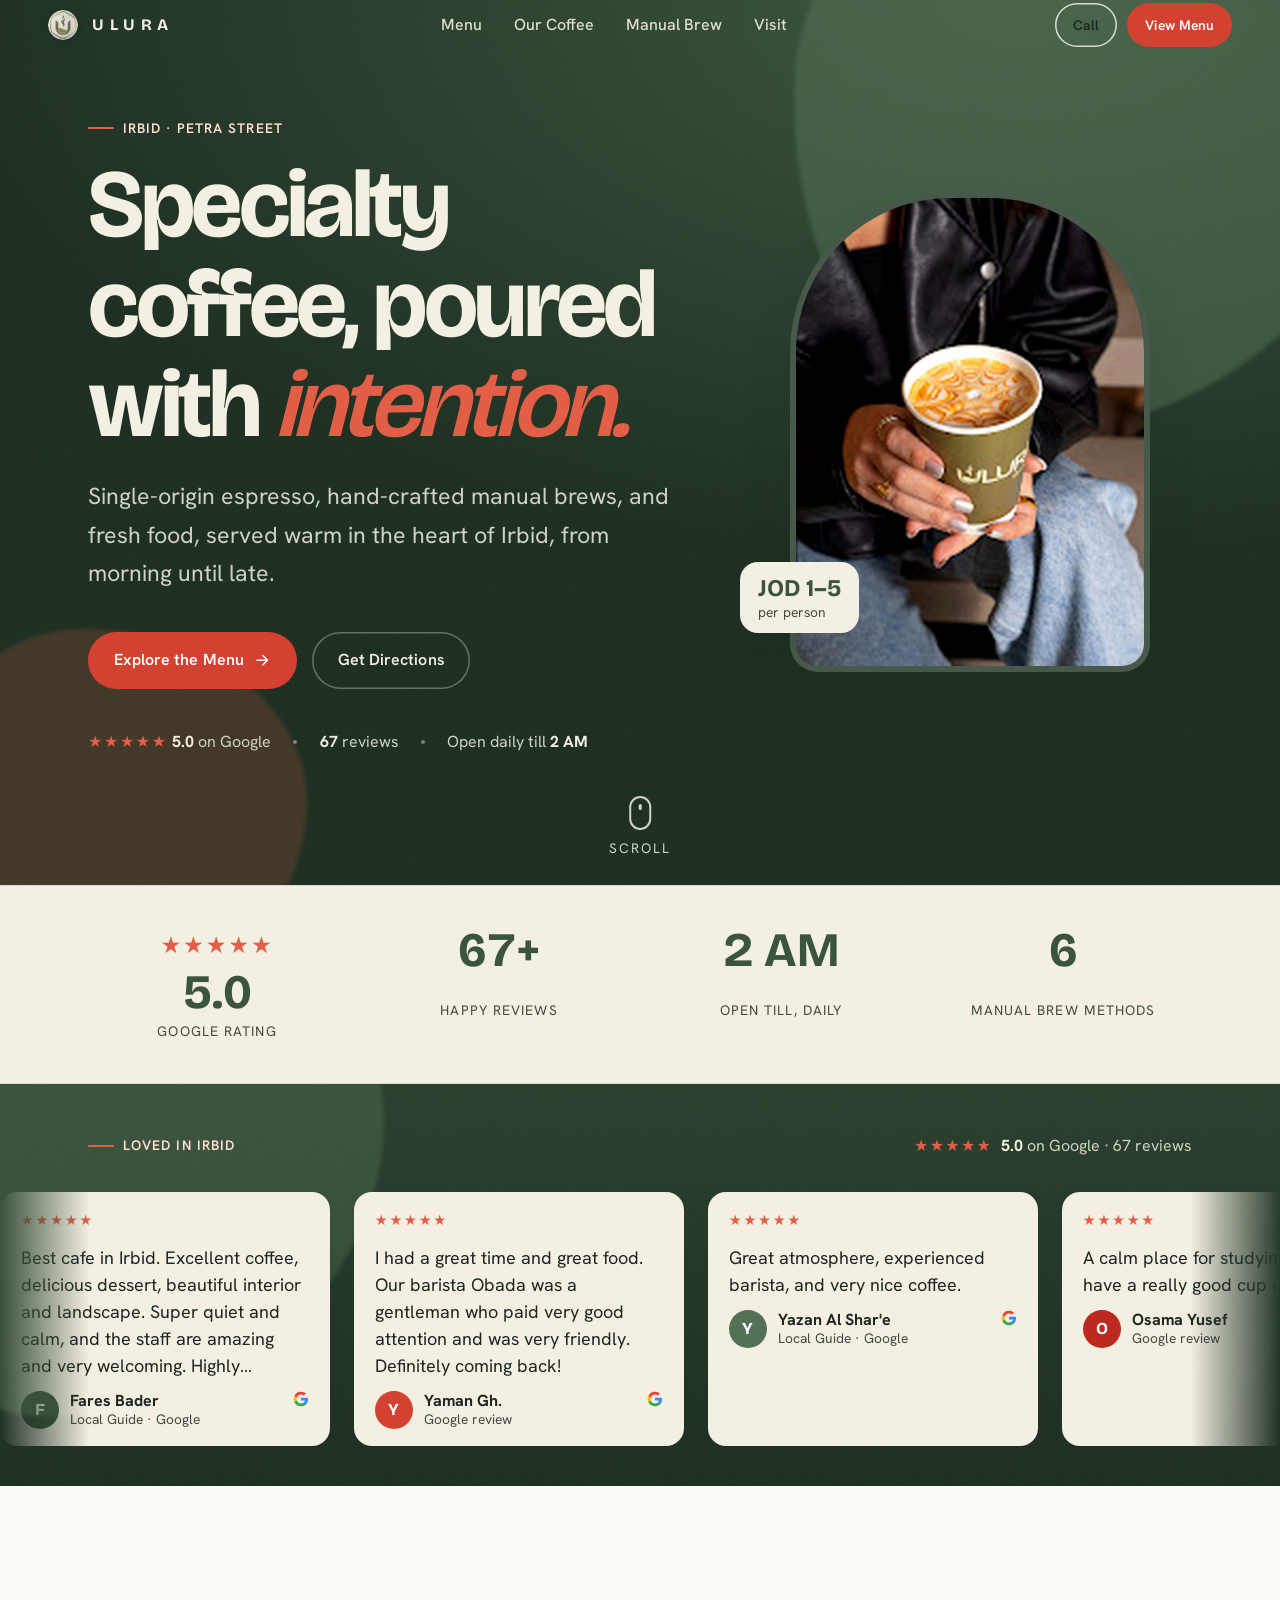
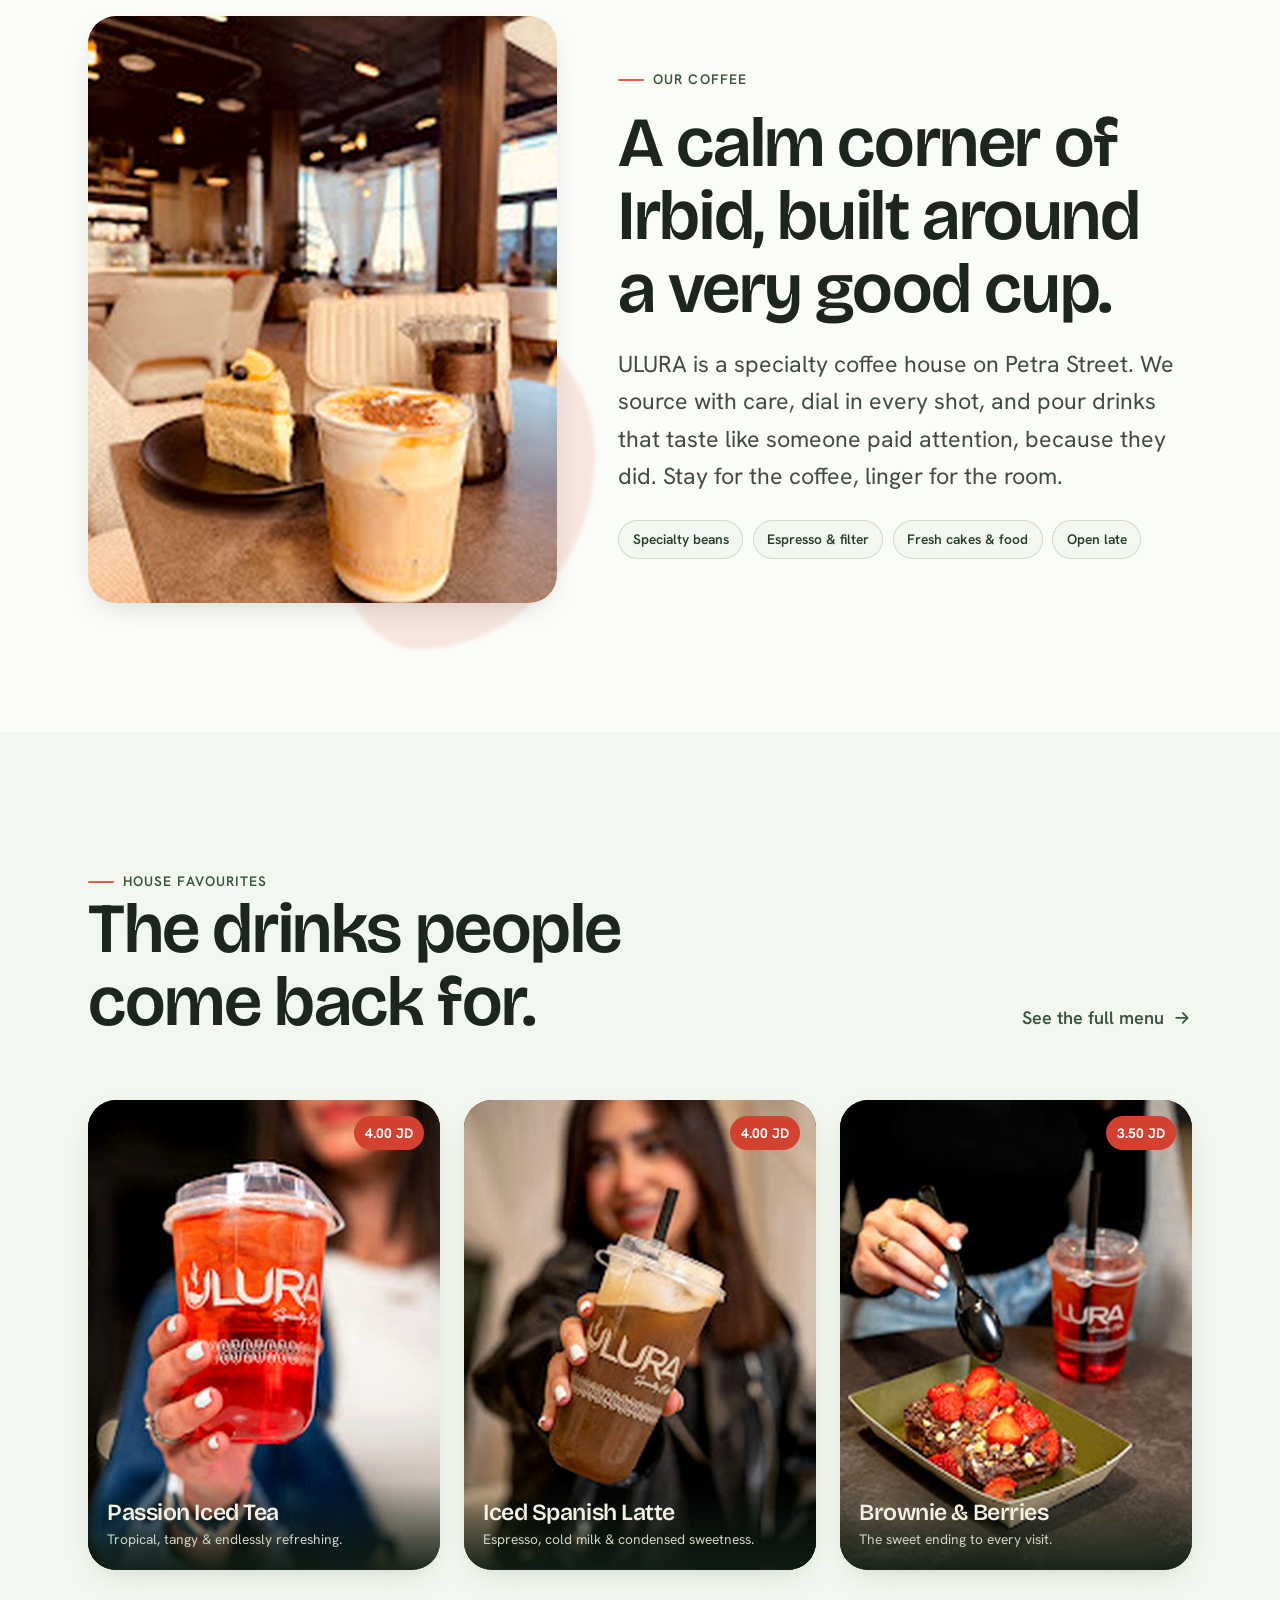
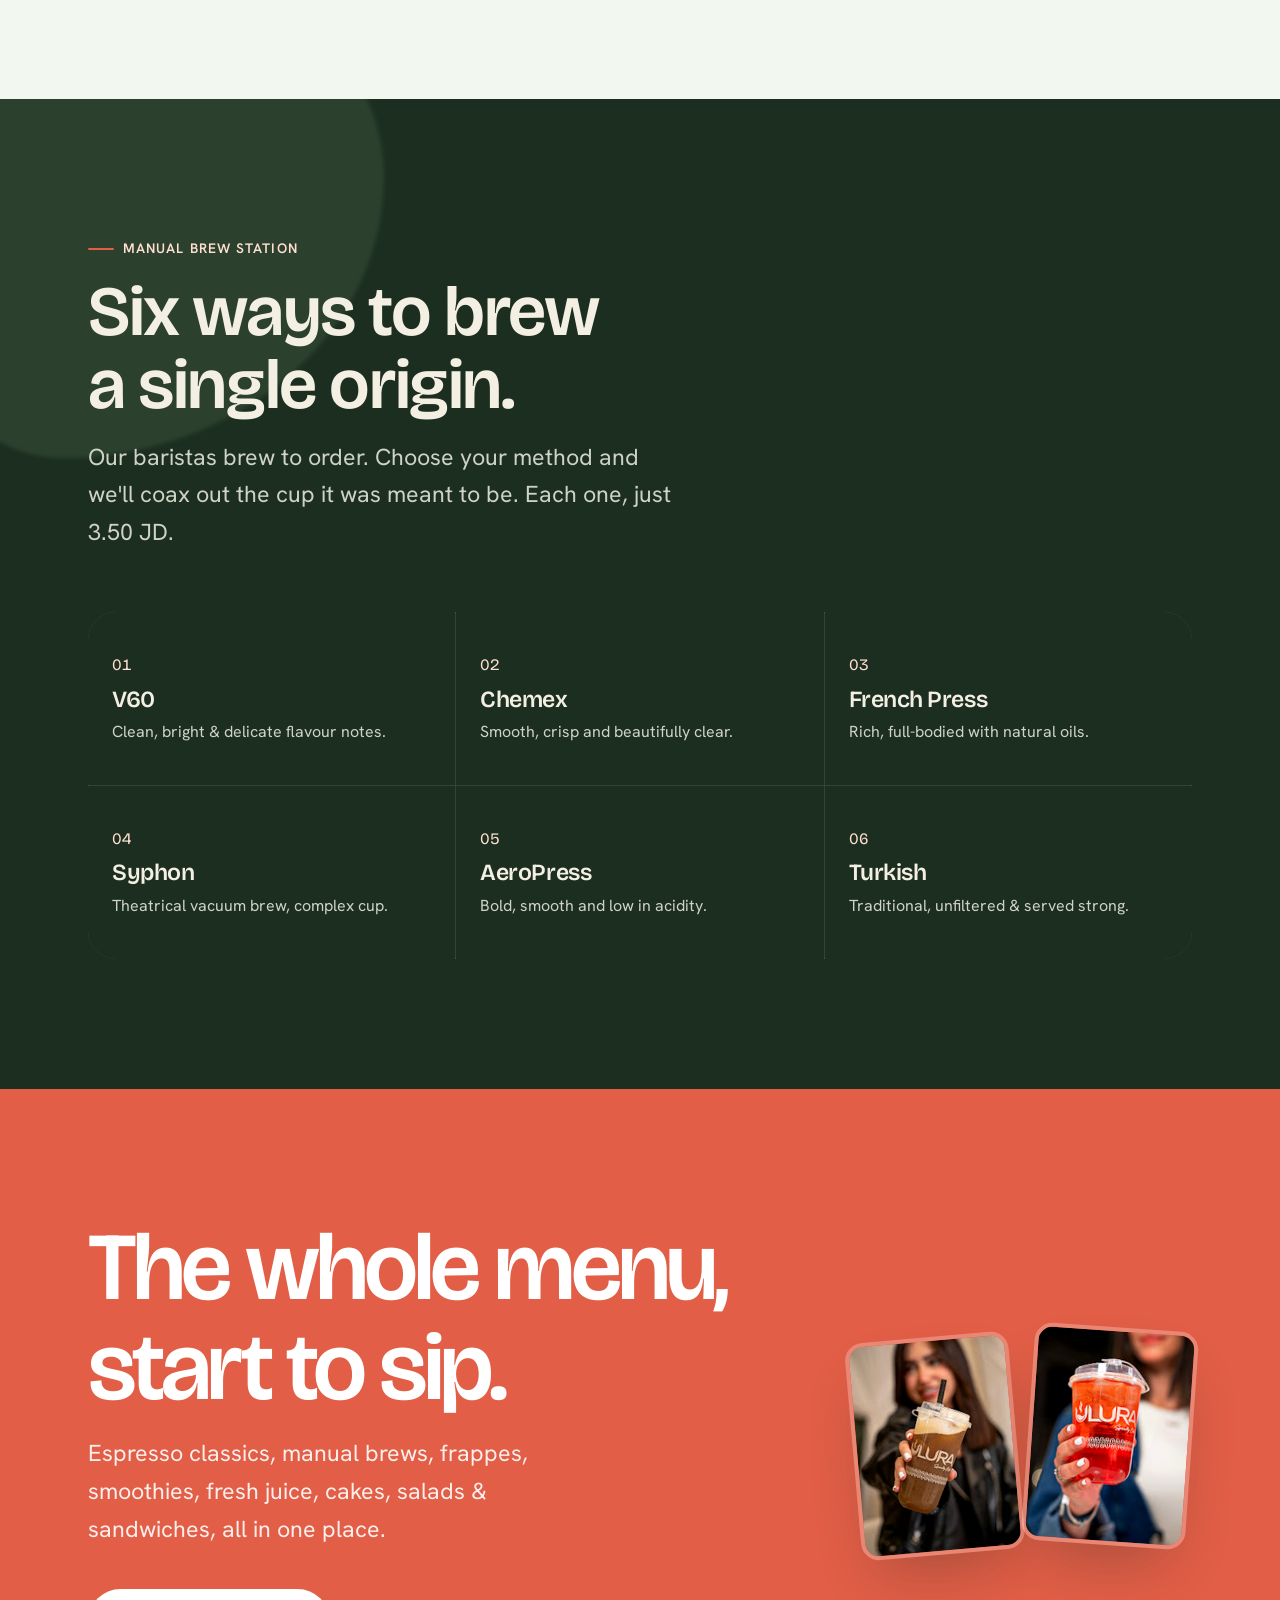
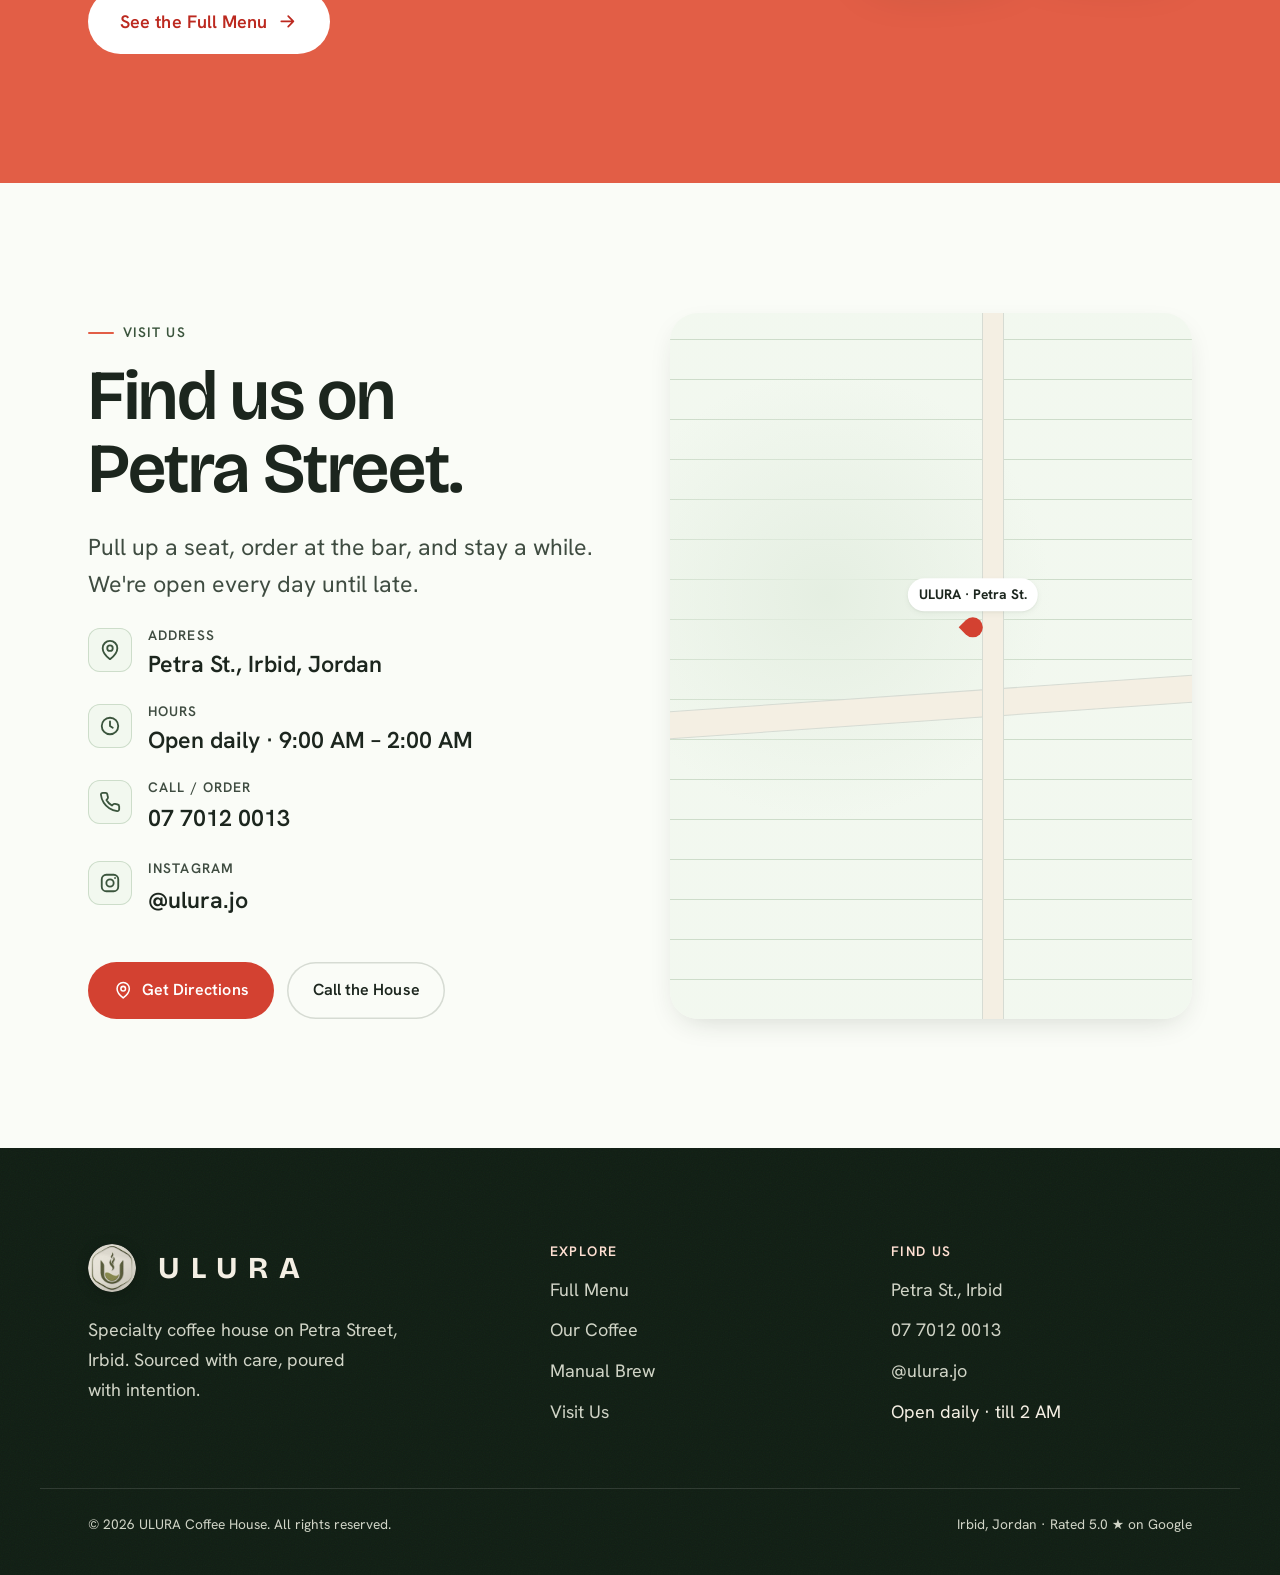
<file: index.html>
<!DOCTYPE html>
<html lang="en">
<head>
  <meta charset="UTF-8" />
  <meta name="viewport" content="width=device-width, initial-scale=1" />
  <title>ULURA Coffee House · Specialty Coffee · Irbid, Petra St.</title>
  <meta name="description" content="ULURA Coffee House on Petra Street, Irbid. Specialty coffee, manual brews and fresh food. Rated 5.0 on Google. Open daily till 2 AM." />
  <meta name="theme-color" content="#3a4a32" />
  <link rel="icon" type="image/png" sizes="32x32" href="assets/img/favicon-32.png" />
  <link rel="icon" type="image/png" sizes="64x64" href="assets/img/ulura-badge-64.png" />
  <link rel="apple-touch-icon" href="assets/img/ulura-badge.png" />

  <!-- Open Graph -->
  <meta property="og:type" content="restaurant.restaurant" />
  <meta property="og:title" content="ULURA Coffee House · Specialty Coffee, Irbid" />
  <meta property="og:description" content="Specialty coffee & manual brews on Petra St, Irbid. Rated 5.0 on Google. Open till 2 AM." />
  <meta property="og:image" content="assets/img/hero-green-cup.jpg" />

  <!-- Fonts -->
  <link rel="preconnect" href="https://fonts.googleapis.com" />
  <link rel="preconnect" href="https://fonts.gstatic.com" crossorigin />
  <link href="https://fonts.googleapis.com/css2?family=Bricolage+Grotesque:opsz,wght@12..96,400..700&family=Hanken+Grotesk:wght@400;500;600;700;800&family=IBM+Plex+Sans+Arabic:wght@400;600&display=swap" rel="stylesheet" />

  <link rel="stylesheet" href="assets/css/styles.css?v=5" />

  <!-- Local business structured data -->
  <script type="application/ld+json">
  {
    "@context": "https://schema.org",
    "@type": "CafeOrCoffeeShop",
    "name": "ULURA Coffee House",
    "servesCuisine": "Specialty Coffee",
    "priceRange": "JOD 1–5",
    "telephone": "+962770120013",
    "address": { "@type": "PostalAddress", "streetAddress": "Petra Street", "addressLocality": "Irbid", "addressCountry": "JO" },
    "openingHours": "Mo-Su 09:00-02:00",
    "aggregateRating": { "@type": "AggregateRating", "ratingValue": "5.0", "reviewCount": "67" },
    "sameAs": ["https://instagram.com/ulura.jo"]
  }
  </script>
</head>
<body>

  <!-- ============================== NAV ============================== -->
  <header class="nav" id="nav">
    <a class="nav__brand" href="index.html" aria-label="ULURA Coffee House home">
      <img src="assets/img/ulura-badge.png" alt="" width="40" height="40" />
      <span class="wordmark">Ulura</span>
    </a>
    <nav class="nav__links" aria-label="Primary">
      <a href="menu.html">Menu</a>
      <a href="#story">Our Coffee</a>
      <a href="#brew">Manual Brew</a>
      <a href="#visit">Visit</a>
    </nav>
    <div class="nav__cta">
      <a class="btn btn--ghost" href="tel:+962770120013">Call</a>
      <a class="btn btn--accent" href="menu.html">View Menu</a>
    </div>
  </header>

  <main>
    <!-- ============================== HERO ============================== -->
    <section class="hero grain on-dark" id="top">
      <span class="blob blob--1"></span>
      <span class="blob blob--2"></span>
      <div class="container hero__grid">
        <div class="hero__copy">
          <span class="eyebrow hero__eyebrow">Irbid · Petra Street</span>
          <h1 data-hero-title>Specialty coffee, poured with <span class="accent">intention.</span></h1>
          <p class="hero__sub">Single-origin espresso, hand-crafted manual brews, and fresh food, served warm in the heart of Irbid, from morning until late.</p>
          <div class="hero__cta">
            <a class="btn btn--accent" href="menu.html">
              Explore the Menu
              <svg viewBox="0 0 24 24" fill="none" stroke="currentColor" stroke-width="2" stroke-linecap="round" stroke-linejoin="round" aria-hidden="true"><path d="M5 12h14M13 6l6 6-6 6"/></svg>
            </a>
            <a class="btn btn--ghost" href="https://www.google.com/maps/search/?api=1&query=Ulura%20Coffee%20House%20Petra%20St%20Irbid" target="_blank" rel="noopener">Get Directions</a>
          </div>
          <div class="hero__trust">
            <span><span class="stars" aria-hidden="true">★★★★★</span> <b>5.0</b> on Google</span>
            <span class="dot"></span>
            <span><b>67</b> reviews</span>
            <span class="dot"></span>
            <span>Open daily till <b>2 AM</b></span>
          </div>
        </div>

        <div class="hero__media" data-hero-media>
          <div class="hero__frame">
            <img src="assets/img/hero-green-cup.jpg" alt="A hand holding an olive-green ULURA cup topped with silky espresso foam" width="300" height="400" />
          </div>
          <div class="hero__badge" aria-hidden="true">
            <b>JOD 1–5</b>
            <span>per person</span>
          </div>
        </div>
      </div>

      <div class="hero__scroll" aria-hidden="true">
        <span class="mouse"></span>
        Scroll
      </div>
    </section>

    <!-- ========================= SOCIAL PROOF ========================= -->
    <section class="proof">
      <div class="container proof__row">
        <div class="proof__item" data-reveal>
          <span class="stars" aria-hidden="true">★★★★★</span>
          <b>5.0</b>
          <span>Google rating</span>
        </div>
        <div class="proof__item" data-reveal>
          <b>67+</b>
          <span>Happy reviews</span>
        </div>
        <div class="proof__item" data-reveal>
          <b>2 AM</b>
          <span>Open till, daily</span>
        </div>
        <div class="proof__item" data-reveal>
          <b>6</b>
          <span>Manual brew methods</span>
        </div>
      </div>
    </section>

    <!-- ========================= REVIEWS MARQUEE ======================= -->
    <section class="reviews on-dark grain" id="reviews" aria-label="What guests say">
      <span class="blob blob--5"></span>
      <div class="container reviews__head">
        <span class="eyebrow" data-reveal>Loved in Irbid</span>
        <a class="reviews__rating" href="https://www.google.com/maps/search/?api=1&query=Ulura%20Coffee%20House%20Petra%20St%20Irbid" target="_blank" rel="noopener" data-reveal>
          <span class="stars" aria-hidden="true">★★★★★</span>
          <span><b>5.0</b> on Google · 67 reviews</span>
        </a>
      </div>
      <div class="rev-marquee" data-rev-marquee>
        <ul class="rev-track" data-rev-track>
          <li class="rev-card">
            <span class="rev-card__stars" role="img" aria-label="Rated 5 out of 5">★★★★★</span>
            <p class="rev-card__quote">Best cafe in Irbid. Excellent coffee, delicious dessert, beautiful interior and landscape. Super quiet and calm, and the staff are amazing and very welcoming. Highly recommended.</p>
            <div class="rev-card__by">
              <span class="rev-card__avatar" style="--av:var(--brand)" aria-hidden="true">F</span>
              <span class="rev-card__meta"><b>Fares Bader</b><span>Local Guide · Google</span></span>
              <span class="rev-card__g" aria-hidden="true"><svg viewBox="0 0 24 24" width="16" height="16"><path fill="#4285F4" d="M22.56 12.25c0-.78-.07-1.53-.2-2.25H12v4.26h5.92a5.06 5.06 0 0 1-2.2 3.32v2.76h3.56c2.08-1.92 3.28-4.74 3.28-8.09z"/><path fill="#34A853" d="M12 23c2.97 0 5.46-.98 7.28-2.66l-3.56-2.76c-.98.66-2.23 1.06-3.72 1.06-2.86 0-5.29-1.93-6.16-4.53H2.18v2.84A11 11 0 0 0 12 23z"/><path fill="#FBBC05" d="M5.84 14.11a6.6 6.6 0 0 1 0-4.22V7.05H2.18a11 11 0 0 0 0 9.9l3.66-2.84z"/><path fill="#EA4335" d="M12 5.38c1.62 0 3.06.56 4.21 1.64l3.15-3.15C17.45 2.09 14.97 1 12 1 7.7 1 3.99 3.47 2.18 7.05l3.66 2.84C6.71 7.29 9.14 5.38 12 5.38z"/></svg></span>
            </div>
          </li>
          <li class="rev-card">
            <span class="rev-card__stars" role="img" aria-label="Rated 5 out of 5">★★★★★</span>
            <p class="rev-card__quote">I had a great time and great food. Our barista Obada was a gentleman who paid very good attention and was very friendly. Definitely coming back!</p>
            <div class="rev-card__by">
              <span class="rev-card__avatar" style="--av:var(--coral-cta)" aria-hidden="true">Y</span>
              <span class="rev-card__meta"><b>Yaman Gh.</b><span>Google review</span></span>
              <span class="rev-card__g" aria-hidden="true"><svg viewBox="0 0 24 24" width="16" height="16"><path fill="#4285F4" d="M22.56 12.25c0-.78-.07-1.53-.2-2.25H12v4.26h5.92a5.06 5.06 0 0 1-2.2 3.32v2.76h3.56c2.08-1.92 3.28-4.74 3.28-8.09z"/><path fill="#34A853" d="M12 23c2.97 0 5.46-.98 7.28-2.66l-3.56-2.76c-.98.66-2.23 1.06-3.72 1.06-2.86 0-5.29-1.93-6.16-4.53H2.18v2.84A11 11 0 0 0 12 23z"/><path fill="#FBBC05" d="M5.84 14.11a6.6 6.6 0 0 1 0-4.22V7.05H2.18a11 11 0 0 0 0 9.9l3.66-2.84z"/><path fill="#EA4335" d="M12 5.38c1.62 0 3.06.56 4.21 1.64l3.15-3.15C17.45 2.09 14.97 1 12 1 7.7 1 3.99 3.47 2.18 7.05l3.66 2.84C6.71 7.29 9.14 5.38 12 5.38z"/></svg></span>
            </div>
          </li>
          <li class="rev-card">
            <span class="rev-card__stars" role="img" aria-label="Rated 5 out of 5">★★★★★</span>
            <p class="rev-card__quote">Great atmosphere, experienced barista, and very nice coffee.</p>
            <div class="rev-card__by">
              <span class="rev-card__avatar" style="--av:var(--green-600)" aria-hidden="true">Y</span>
              <span class="rev-card__meta"><b>Yazan Al Shar'e</b><span>Local Guide · Google</span></span>
              <span class="rev-card__g" aria-hidden="true"><svg viewBox="0 0 24 24" width="16" height="16"><path fill="#4285F4" d="M22.56 12.25c0-.78-.07-1.53-.2-2.25H12v4.26h5.92a5.06 5.06 0 0 1-2.2 3.32v2.76h3.56c2.08-1.92 3.28-4.74 3.28-8.09z"/><path fill="#34A853" d="M12 23c2.97 0 5.46-.98 7.28-2.66l-3.56-2.76c-.98.66-2.23 1.06-3.72 1.06-2.86 0-5.29-1.93-6.16-4.53H2.18v2.84A11 11 0 0 0 12 23z"/><path fill="#FBBC05" d="M5.84 14.11a6.6 6.6 0 0 1 0-4.22V7.05H2.18a11 11 0 0 0 0 9.9l3.66-2.84z"/><path fill="#EA4335" d="M12 5.38c1.62 0 3.06.56 4.21 1.64l3.15-3.15C17.45 2.09 14.97 1 12 1 7.7 1 3.99 3.47 2.18 7.05l3.66 2.84C6.71 7.29 9.14 5.38 12 5.38z"/></svg></span>
            </div>
          </li>
          <li class="rev-card">
            <span class="rev-card__stars" role="img" aria-label="Rated 5 out of 5">★★★★★</span>
            <p class="rev-card__quote">A calm place for studying and to have a really good cup of coffee.</p>
            <div class="rev-card__by">
              <span class="rev-card__avatar" style="--av:var(--coral-700)" aria-hidden="true">O</span>
              <span class="rev-card__meta"><b>Osama Yusef</b><span>Google review</span></span>
              <span class="rev-card__g" aria-hidden="true"><svg viewBox="0 0 24 24" width="16" height="16"><path fill="#4285F4" d="M22.56 12.25c0-.78-.07-1.53-.2-2.25H12v4.26h5.92a5.06 5.06 0 0 1-2.2 3.32v2.76h3.56c2.08-1.92 3.28-4.74 3.28-8.09z"/><path fill="#34A853" d="M12 23c2.97 0 5.46-.98 7.28-2.66l-3.56-2.76c-.98.66-2.23 1.06-3.72 1.06-2.86 0-5.29-1.93-6.16-4.53H2.18v2.84A11 11 0 0 0 12 23z"/><path fill="#FBBC05" d="M5.84 14.11a6.6 6.6 0 0 1 0-4.22V7.05H2.18a11 11 0 0 0 0 9.9l3.66-2.84z"/><path fill="#EA4335" d="M12 5.38c1.62 0 3.06.56 4.21 1.64l3.15-3.15C17.45 2.09 14.97 1 12 1 7.7 1 3.99 3.47 2.18 7.05l3.66 2.84C6.71 7.29 9.14 5.38 12 5.38z"/></svg></span>
            </div>
          </li>
          <li class="rev-card">
            <span class="rev-card__stars" role="img" aria-label="Rated 5 out of 5">★★★★★</span>
            <p class="rev-card__quote">Best iced flat white in town.</p>
            <div class="rev-card__by">
              <span class="rev-card__avatar" style="--av:var(--green-800)" aria-hidden="true">E</span>
              <span class="rev-card__meta"><b>Esra Ali</b><span>Google review</span></span>
              <span class="rev-card__g" aria-hidden="true"><svg viewBox="0 0 24 24" width="16" height="16"><path fill="#4285F4" d="M22.56 12.25c0-.78-.07-1.53-.2-2.25H12v4.26h5.92a5.06 5.06 0 0 1-2.2 3.32v2.76h3.56c2.08-1.92 3.28-4.74 3.28-8.09z"/><path fill="#34A853" d="M12 23c2.97 0 5.46-.98 7.28-2.66l-3.56-2.76c-.98.66-2.23 1.06-3.72 1.06-2.86 0-5.29-1.93-6.16-4.53H2.18v2.84A11 11 0 0 0 12 23z"/><path fill="#FBBC05" d="M5.84 14.11a6.6 6.6 0 0 1 0-4.22V7.05H2.18a11 11 0 0 0 0 9.9l3.66-2.84z"/><path fill="#EA4335" d="M12 5.38c1.62 0 3.06.56 4.21 1.64l3.15-3.15C17.45 2.09 14.97 1 12 1 7.7 1 3.99 3.47 2.18 7.05l3.66 2.84C6.71 7.29 9.14 5.38 12 5.38z"/></svg></span>
            </div>
          </li>
        </ul>
      </div>
    </section>

    <!-- ============================= STORY ============================= -->
    <section class="section story" id="story">
      <div class="container story__grid">
        <div class="story__media" data-reveal>
          <span class="blob blob--3"></span>
          <img src="assets/img/interior.jpg" alt="Inside ULURA, a warm wood-toned café with a slice of cake and an iced coffee on the table" width="440" height="550" loading="lazy" />
        </div>
        <div class="story__copy">
          <span class="eyebrow" data-reveal>Our Coffee</span>
          <h2 data-reveal>A calm corner of Irbid, built around a very good cup.</h2>
          <p class="lead" data-reveal>ULURA is a specialty coffee house on Petra Street. We source with care, dial in every shot, and pour drinks that taste like someone paid attention, because they did. Stay for the coffee, linger for the room.</p>
          <div class="story__marks" data-reveal>
            <span class="chip">Specialty beans</span>
            <span class="chip">Espresso &amp; filter</span>
            <span class="chip">Fresh cakes &amp; food</span>
            <span class="chip">Open late</span>
          </div>
        </div>
      </div>
    </section>

    <!-- ======================= SIGNATURE DRINKS ======================= -->
    <section class="section signature" id="signatures">
      <div class="container">
        <div class="signature__head">
          <div>
            <span class="eyebrow" data-reveal>House favourites</span>
            <h2 data-reveal>The drinks people come back for.</h2>
          </div>
          <a class="link-arrow" href="menu.html" data-reveal>
            See the full menu
            <svg viewBox="0 0 24 24" fill="none" stroke="currentColor" stroke-width="2" stroke-linecap="round" stroke-linejoin="round" aria-hidden="true"><path d="M5 12h14M13 6l6 6-6 6"/></svg>
          </a>
        </div>
        <div class="sig-grid">
          <article class="sig-card" data-reveal>
            <span class="sig-card__price">4.00 JD</span>
            <img src="assets/img/coral-signature.jpg" alt="A bright coral iced signature drink in a clear ULURA cup" width="360" height="480" loading="lazy" />
            <div class="sig-card__body">
              <h3>Passion Iced Tea</h3>
              <p>Tropical, tangy & endlessly refreshing.</p>
            </div>
          </article>
          <article class="sig-card" data-reveal>
            <span class="sig-card__price">4.00 JD</span>
            <img src="assets/img/iced-latte.jpg" alt="An iced Spanish latte in a branded ULURA cup" width="360" height="480" loading="lazy" />
            <div class="sig-card__body">
              <h3>Iced Spanish Latte</h3>
              <p>Espresso, cold milk & condensed sweetness.</p>
            </div>
          </article>
          <article class="sig-card" data-reveal>
            <span class="sig-card__price">3.50 JD</span>
            <img src="assets/img/dessert-plate.jpg" alt="A warm brownie plated with fresh strawberries and cream" width="360" height="480" loading="lazy" />
            <div class="sig-card__body">
              <h3>Brownie &amp; Berries</h3>
              <p>The sweet ending to every visit.</p>
            </div>
          </article>
        </div>
      </div>
    </section>

    <!-- ========================= BREW STATION ========================= -->
    <section class="section brew on-dark" id="brew">
      <span class="blob blob--4"></span>
      <div class="container">
        <div class="brew__head">
          <span class="eyebrow" data-reveal>Manual Brew Station</span>
          <h2 data-reveal>Six ways to brew a single origin.</h2>
          <p class="lead" data-reveal>Our baristas brew to order. Choose your method and we'll coax out the cup it was meant to be. Each one, just 3.50 JD.</p>
        </div>
        <div class="brew-grid">
          <div class="brew-item" data-reveal><div class="brew-item__n">01</div><h3>V60</h3><p>Clean, bright & delicate flavour notes.</p></div>
          <div class="brew-item" data-reveal><div class="brew-item__n">02</div><h3>Chemex</h3><p>Smooth, crisp and beautifully clear.</p></div>
          <div class="brew-item" data-reveal><div class="brew-item__n">03</div><h3>French Press</h3><p>Rich, full-bodied with natural oils.</p></div>
          <div class="brew-item" data-reveal><div class="brew-item__n">04</div><h3>Syphon</h3><p>Theatrical vacuum brew, complex cup.</p></div>
          <div class="brew-item" data-reveal><div class="brew-item__n">05</div><h3>AeroPress</h3><p>Bold, smooth and low in acidity.</p></div>
          <div class="brew-item" data-reveal><div class="brew-item__n">06</div><h3>Turkish</h3><p>Traditional, unfiltered & served strong.</p></div>
        </div>
      </div>
    </section>

    <!-- ========================== MENU CTA ============================ -->
    <section class="section menu-cta grain">
      <div class="container menu-cta__inner">
        <div>
          <h2 data-reveal>The whole menu, <br />start to sip.</h2>
          <p data-reveal>Espresso classics, manual brews, frappes, smoothies, fresh juice, cakes, salads &amp; sandwiches, all in one place.</p>
          <div data-reveal style="margin-top: var(--sp-5)">
            <a class="btn" href="menu.html">
              See the Full Menu
              <svg viewBox="0 0 24 24" fill="none" stroke="currentColor" stroke-width="2" stroke-linecap="round" stroke-linejoin="round" aria-hidden="true"><path d="M5 12h14M13 6l6 6-6 6"/></svg>
            </a>
          </div>
        </div>
        <div class="menu-cta__deck" aria-hidden="true">
          <img src="assets/img/iced-latte.jpg" alt="" width="180" height="240" loading="lazy" />
          <img src="assets/img/coral-signature.jpg" alt="" width="180" height="240" loading="lazy" />
        </div>
      </div>
    </section>

    <!-- ============================ VISIT ============================= -->
    <section class="section visit" id="visit">
      <div class="container visit__grid">
        <div class="visit__copy">
          <span class="eyebrow" data-reveal>Visit Us</span>
          <h2 data-reveal>Find us on Petra Street.</h2>
          <p class="lead" data-reveal>Pull up a seat, order at the bar, and stay a while. We're open every day until late.</p>
          <div class="visit__list">
            <div class="visit__item" data-reveal>
              <span class="visit__ico"><svg viewBox="0 0 24 24" fill="none" stroke="currentColor" stroke-width="2" stroke-linecap="round" stroke-linejoin="round" aria-hidden="true"><path d="M20 10c0 6-8 12-8 12s-8-6-8-12a8 8 0 0 1 16 0Z"/><circle cx="12" cy="10" r="3"/></svg></span>
              <div><h4>Address</h4><p>Petra St., Irbid, Jordan</p></div>
            </div>
            <div class="visit__item" data-reveal>
              <span class="visit__ico"><svg viewBox="0 0 24 24" fill="none" stroke="currentColor" stroke-width="2" stroke-linecap="round" stroke-linejoin="round" aria-hidden="true"><circle cx="12" cy="12" r="9"/><path d="M12 7v5l3 2"/></svg></span>
              <div><h4>Hours</h4><p>Open daily · 9:00 AM – 2:00 AM</p></div>
            </div>
            <div class="visit__item" data-reveal>
              <span class="visit__ico"><svg viewBox="0 0 24 24" fill="none" stroke="currentColor" stroke-width="2" stroke-linecap="round" stroke-linejoin="round" aria-hidden="true"><path d="M22 16.9v3a2 2 0 0 1-2.2 2 19.8 19.8 0 0 1-8.6-3.1 19.5 19.5 0 0 1-6-6 19.8 19.8 0 0 1-3.1-8.7A2 2 0 0 1 4.1 2h3a2 2 0 0 1 2 1.7c.1.9.3 1.8.6 2.7a2 2 0 0 1-.5 2.1L8.1 9.8a16 16 0 0 0 6 6l1.3-1.2a2 2 0 0 1 2.1-.5c.9.3 1.8.5 2.7.6a2 2 0 0 1 1.7 2Z"/></svg></span>
              <div><h4>Call / Order</h4><a href="tel:+962770120013">07 7012 0013</a></div>
            </div>
            <div class="visit__item" data-reveal>
              <span class="visit__ico"><svg viewBox="0 0 24 24" fill="none" stroke="currentColor" stroke-width="2" stroke-linecap="round" stroke-linejoin="round" aria-hidden="true"><rect x="3" y="3" width="18" height="18" rx="5"/><circle cx="12" cy="12" r="4"/><path d="M17.5 6.5h.01"/></svg></span>
              <div><h4>Instagram</h4><a href="https://instagram.com/ulura.jo" target="_blank" rel="noopener">@ulura.jo</a></div>
            </div>
          </div>
          <div class="visit__cta">
            <a class="btn btn--accent" href="https://www.google.com/maps/search/?api=1&query=Ulura%20Coffee%20House%20Petra%20St%20Irbid" target="_blank" rel="noopener">
              <svg viewBox="0 0 24 24" fill="none" stroke="currentColor" stroke-width="2" stroke-linecap="round" stroke-linejoin="round" aria-hidden="true"><path d="M20 10c0 6-8 12-8 12s-8-6-8-12a8 8 0 0 1 16 0Z"/><circle cx="12" cy="10" r="3"/></svg>
              Get Directions
            </a>
            <a class="btn btn--ghost" href="tel:+962770120013">Call the House</a>
          </div>
        </div>
        <div class="visit__map" role="img" aria-label="Stylised map showing ULURA Coffee House on Petra Street, Irbid" data-reveal>
          <span class="road road--h"></span>
          <span class="road road--v"></span>
          <div class="visit__pin">
            <span class="lbl">ULURA · Petra St.</span>
            <span class="dot"></span>
          </div>
        </div>
      </div>
    </section>
  </main>

  <!-- ============================ FOOTER ============================= -->
  <footer class="footer grain">
    <div class="container footer__grid">
      <div class="footer__brand">
        <span class="footer__lockup"><img src="assets/img/ulura-badge.png" alt="" width="48" height="48" /><span class="wordmark">Ulura</span></span>
        <p class="footer__tag">Specialty coffee house on Petra Street, Irbid. Sourced with care, poured with intention.</p>
      </div>
      <div>
        <h4>Explore</h4>
        <ul>
          <li><a href="menu.html">Full Menu</a></li>
          <li><a href="#story">Our Coffee</a></li>
          <li><a href="#brew">Manual Brew</a></li>
          <li><a href="#visit">Visit Us</a></li>
        </ul>
      </div>
      <div>
        <h4>Find Us</h4>
        <ul>
          <li><a href="https://www.google.com/maps/search/?api=1&query=Ulura%20Coffee%20House%20Petra%20St%20Irbid" target="_blank" rel="noopener">Petra St., Irbid</a></li>
          <li><a href="tel:+962770120013">07 7012 0013</a></li>
          <li><a href="https://instagram.com/ulura.jo" target="_blank" rel="noopener">@ulura.jo</a></li>
          <li>Open daily · till 2 AM</li>
        </ul>
      </div>
    </div>
    <div class="container footer__bottom">
      <span>© <span id="year">2026</span> ULURA Coffee House. All rights reserved.</span>
      <span>Irbid, Jordan · Rated 5.0 ★ on Google</span>
    </div>
  </footer>

  <!-- ====================== MOBILE ACTION BAR ======================= -->
  <nav class="actionbar" aria-label="Quick actions">
    <a href="tel:+962770120013">
      <svg viewBox="0 0 24 24" fill="none" stroke="currentColor" stroke-width="2" stroke-linecap="round" stroke-linejoin="round" aria-hidden="true"><path d="M22 16.9v3a2 2 0 0 1-2.2 2 19.8 19.8 0 0 1-8.6-3.1 19.5 19.5 0 0 1-6-6 19.8 19.8 0 0 1-3.1-8.7A2 2 0 0 1 4.1 2h3a2 2 0 0 1 2 1.7c.1.9.3 1.8.6 2.7a2 2 0 0 1-.5 2.1L8.1 9.8a16 16 0 0 0 6 6l1.3-1.2a2 2 0 0 1 2.1-.5c.9.3 1.8.5 2.7.6a2 2 0 0 1 1.7 2Z"/></svg>
      Call
    </a>
    <a href="https://www.google.com/maps/search/?api=1&query=Ulura%20Coffee%20House%20Petra%20St%20Irbid" target="_blank" rel="noopener">
      <svg viewBox="0 0 24 24" fill="none" stroke="currentColor" stroke-width="2" stroke-linecap="round" stroke-linejoin="round" aria-hidden="true"><path d="M20 10c0 6-8 12-8 12s-8-6-8-12a8 8 0 0 1 16 0Z"/><circle cx="12" cy="10" r="3"/></svg>
      Directions
    </a>
    <a href="menu.html" class="is-primary">
      <svg viewBox="0 0 24 24" fill="none" stroke="currentColor" stroke-width="2" stroke-linecap="round" stroke-linejoin="round" aria-hidden="true"><path d="M4 6h16M4 12h16M4 18h10"/></svg>
      Menu
    </a>
  </nav>

  <script src="assets/js/vendor/gsap.min.js"></script>
  <script src="assets/js/vendor/ScrollTrigger.min.js"></script>
  <script src="assets/js/vendor/lenis.min.js"></script>
  <script src="assets/js/main.js?v=4"></script>
</body>
</html>
</file>
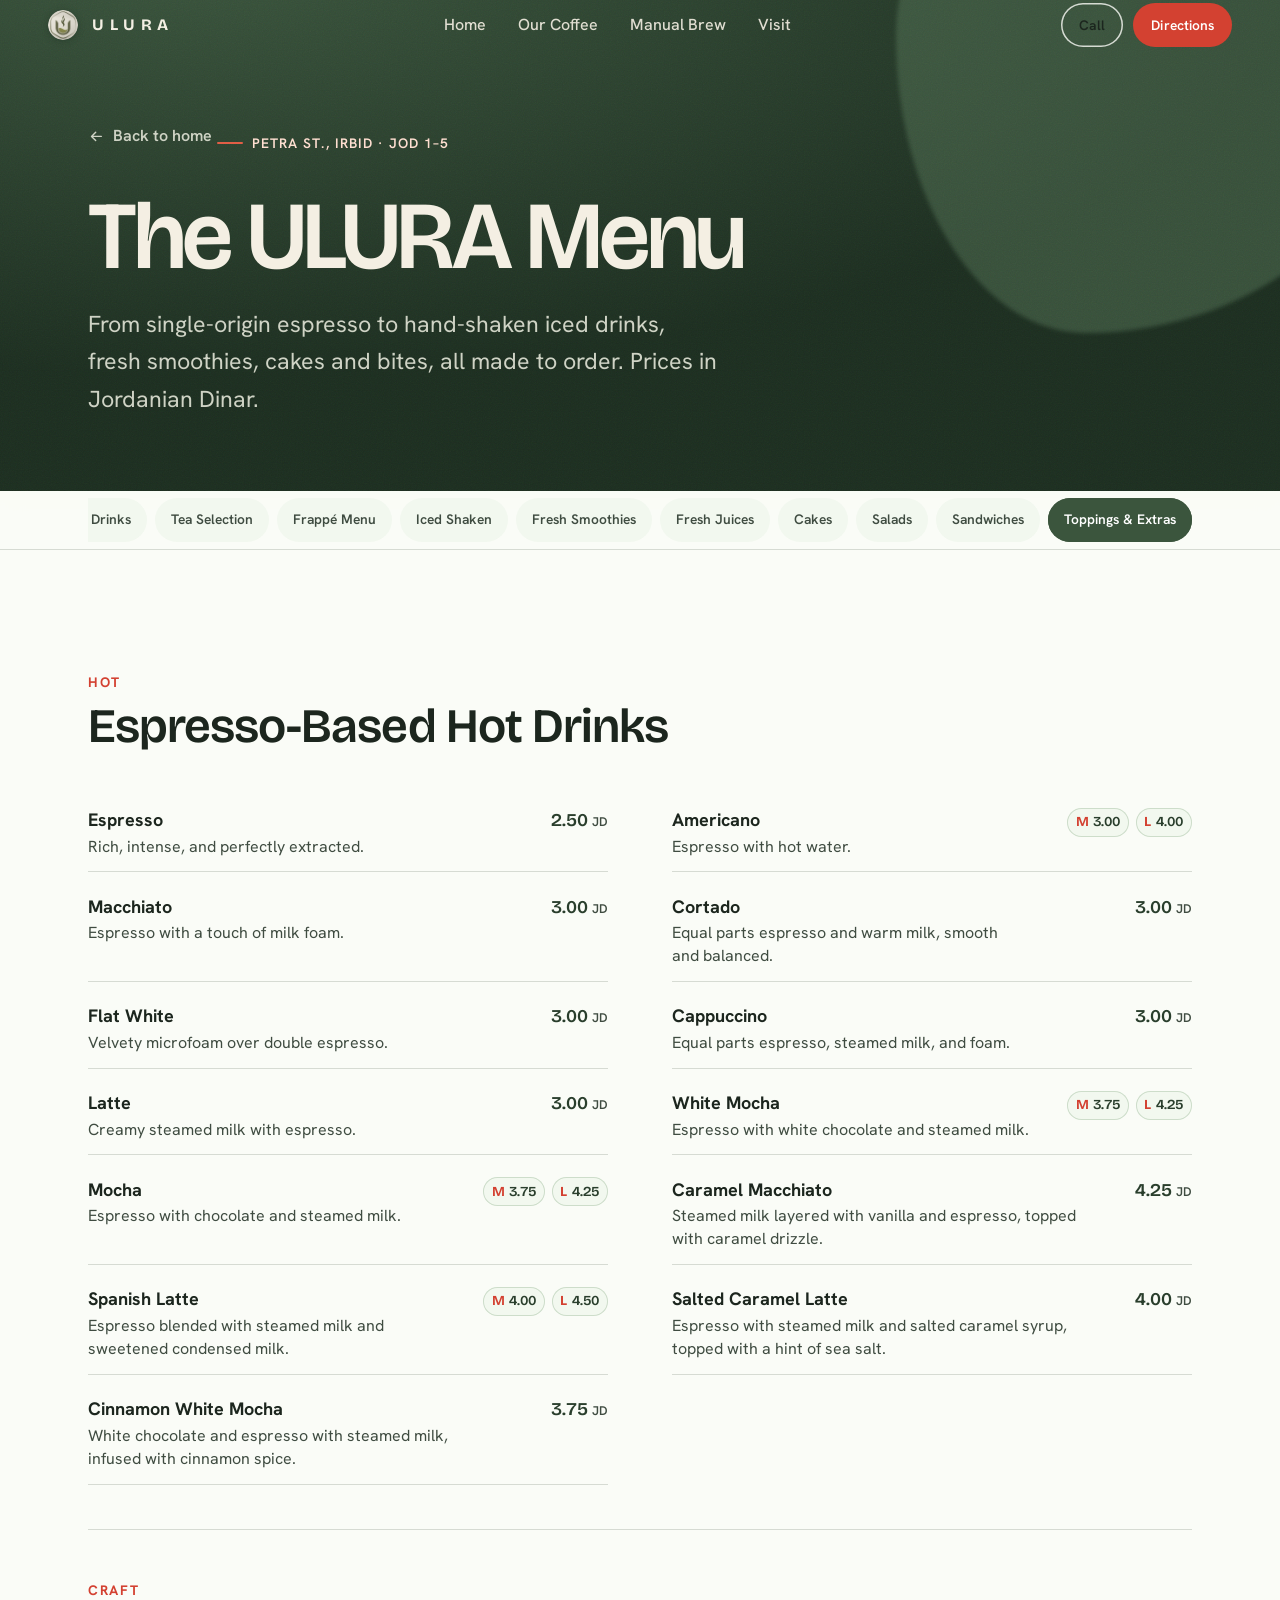
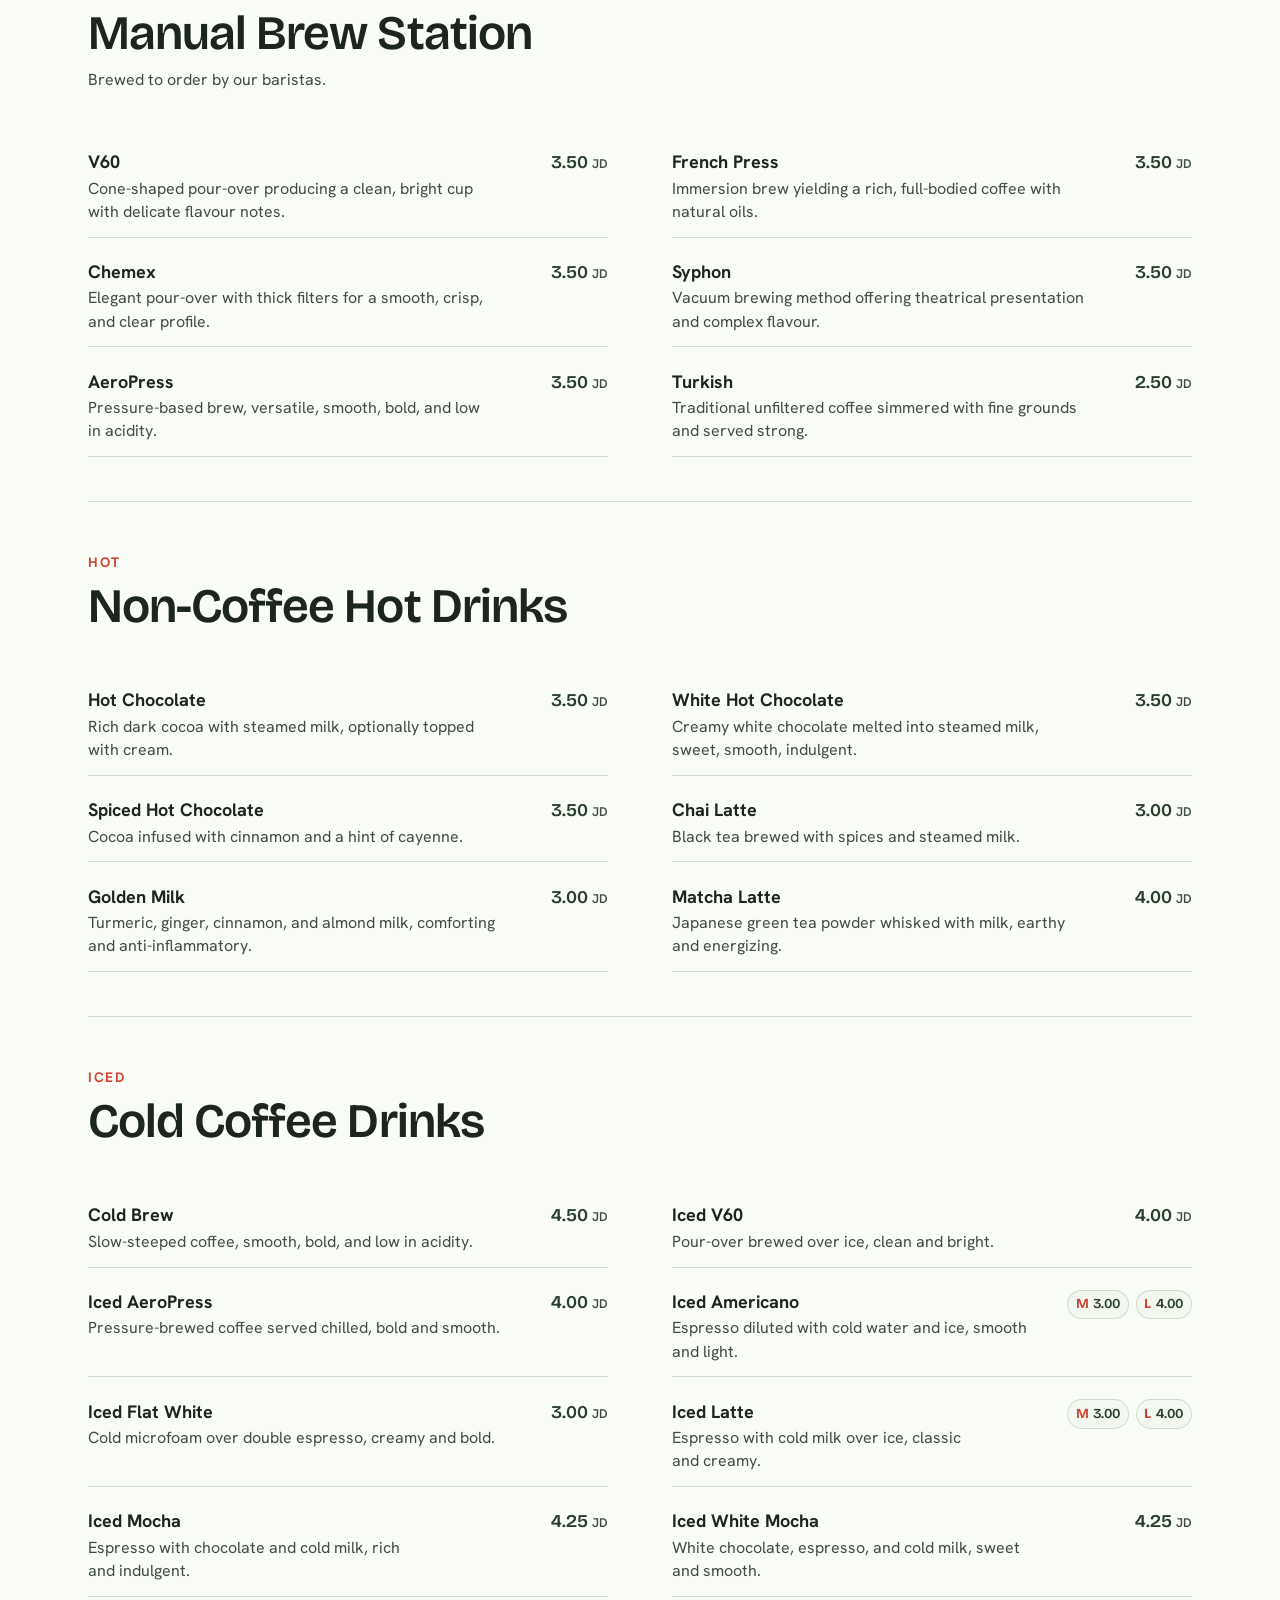
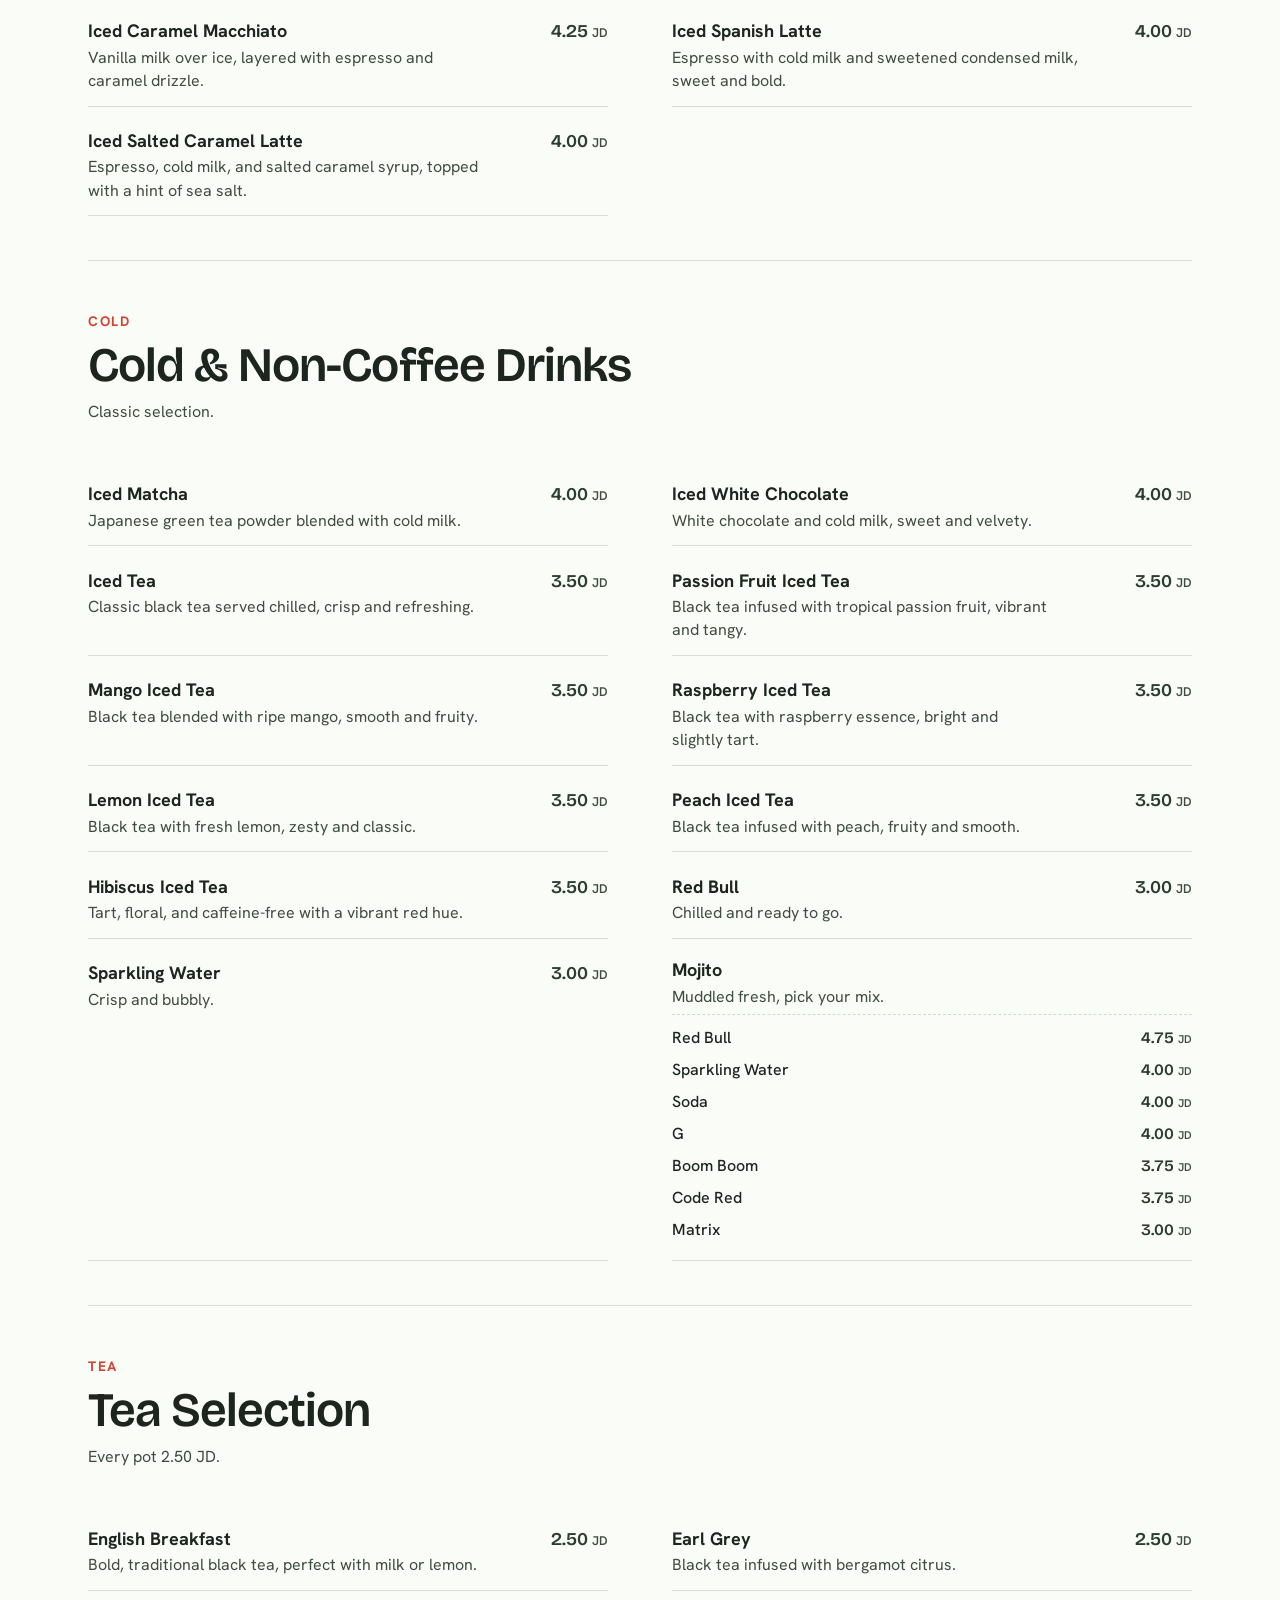
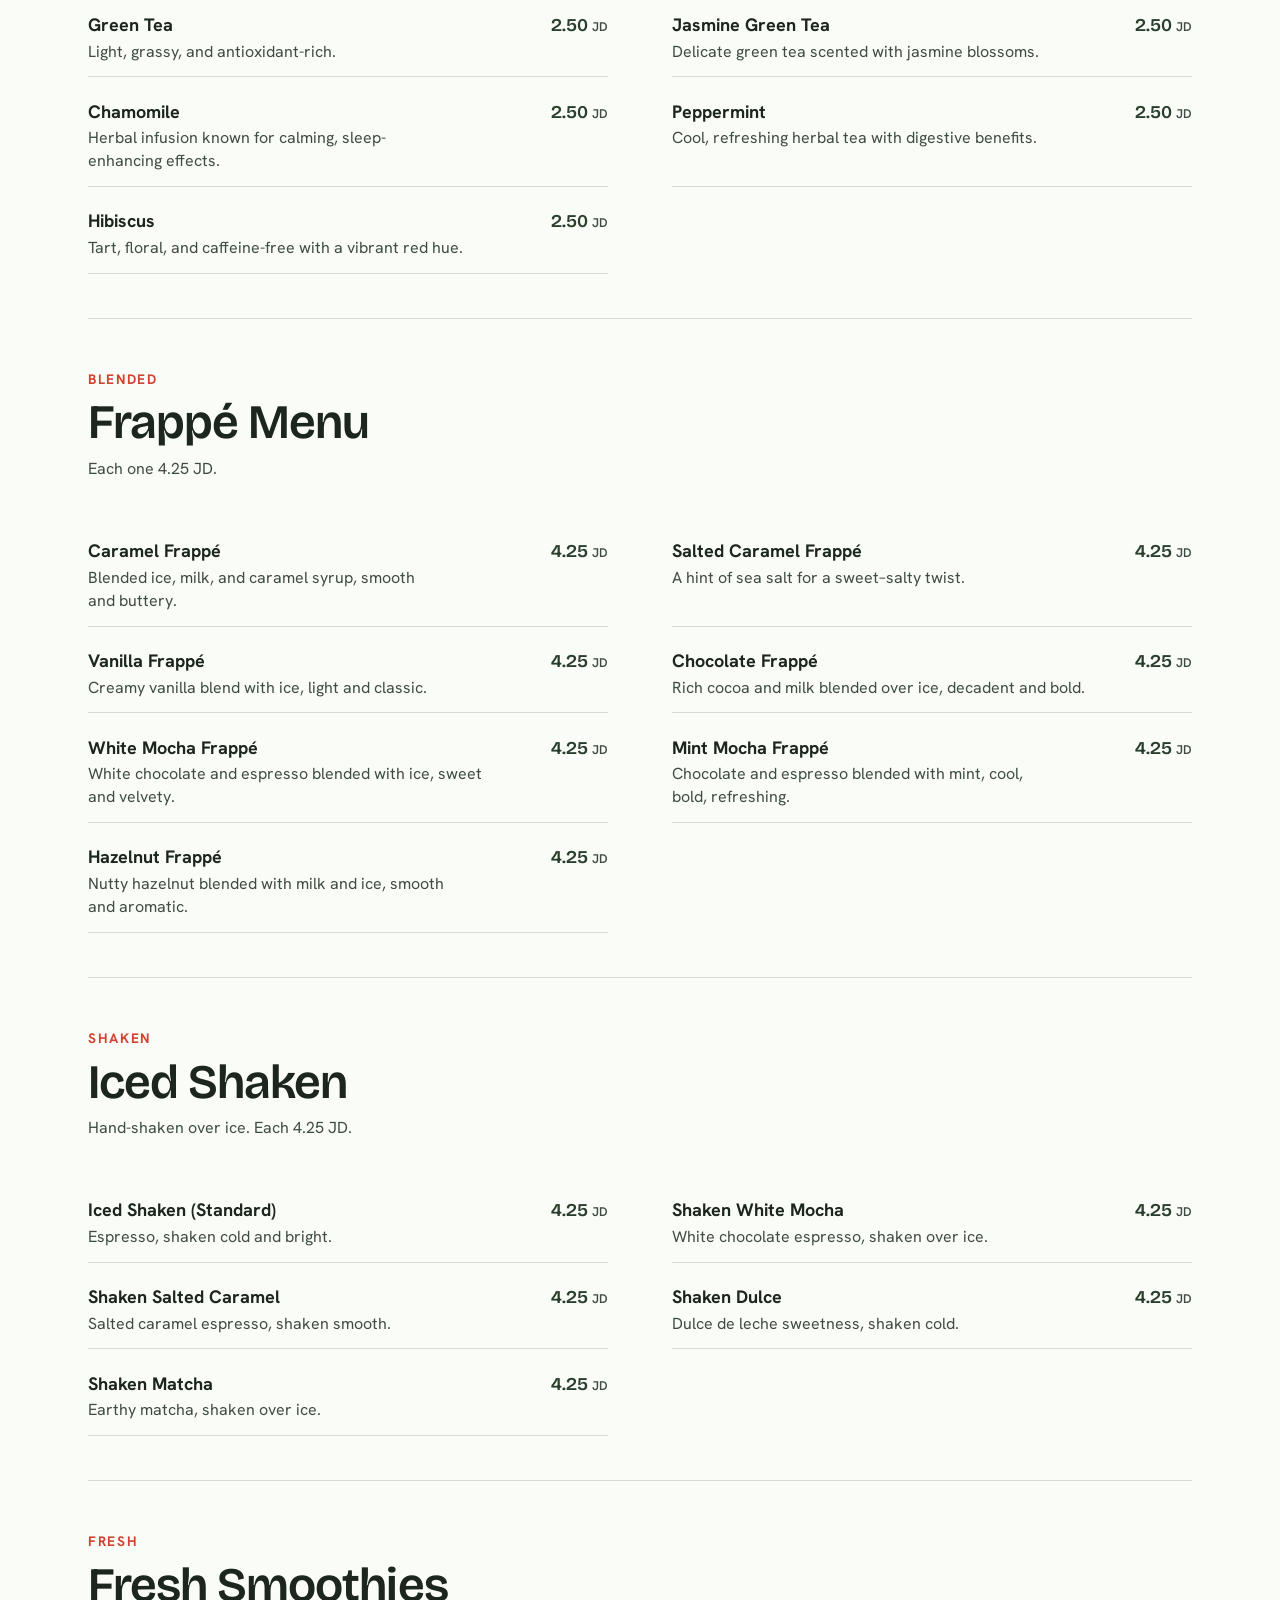
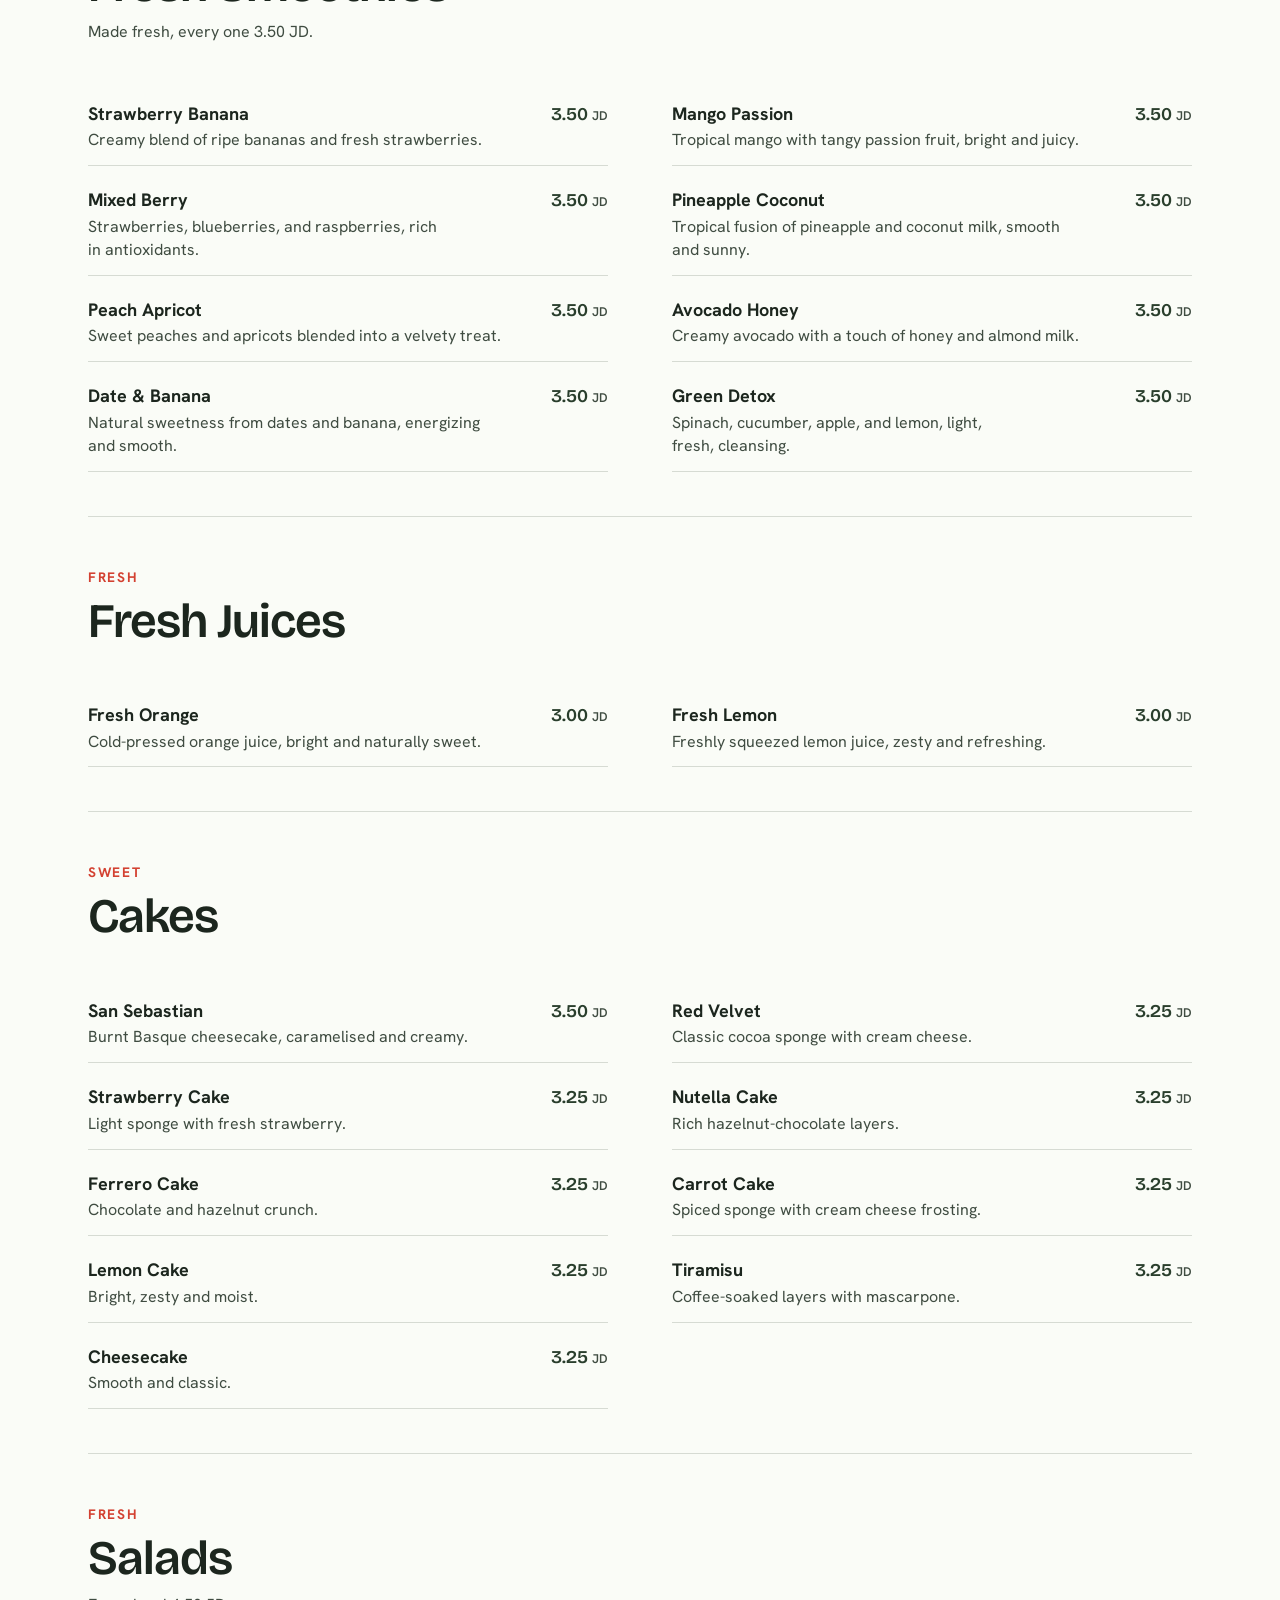
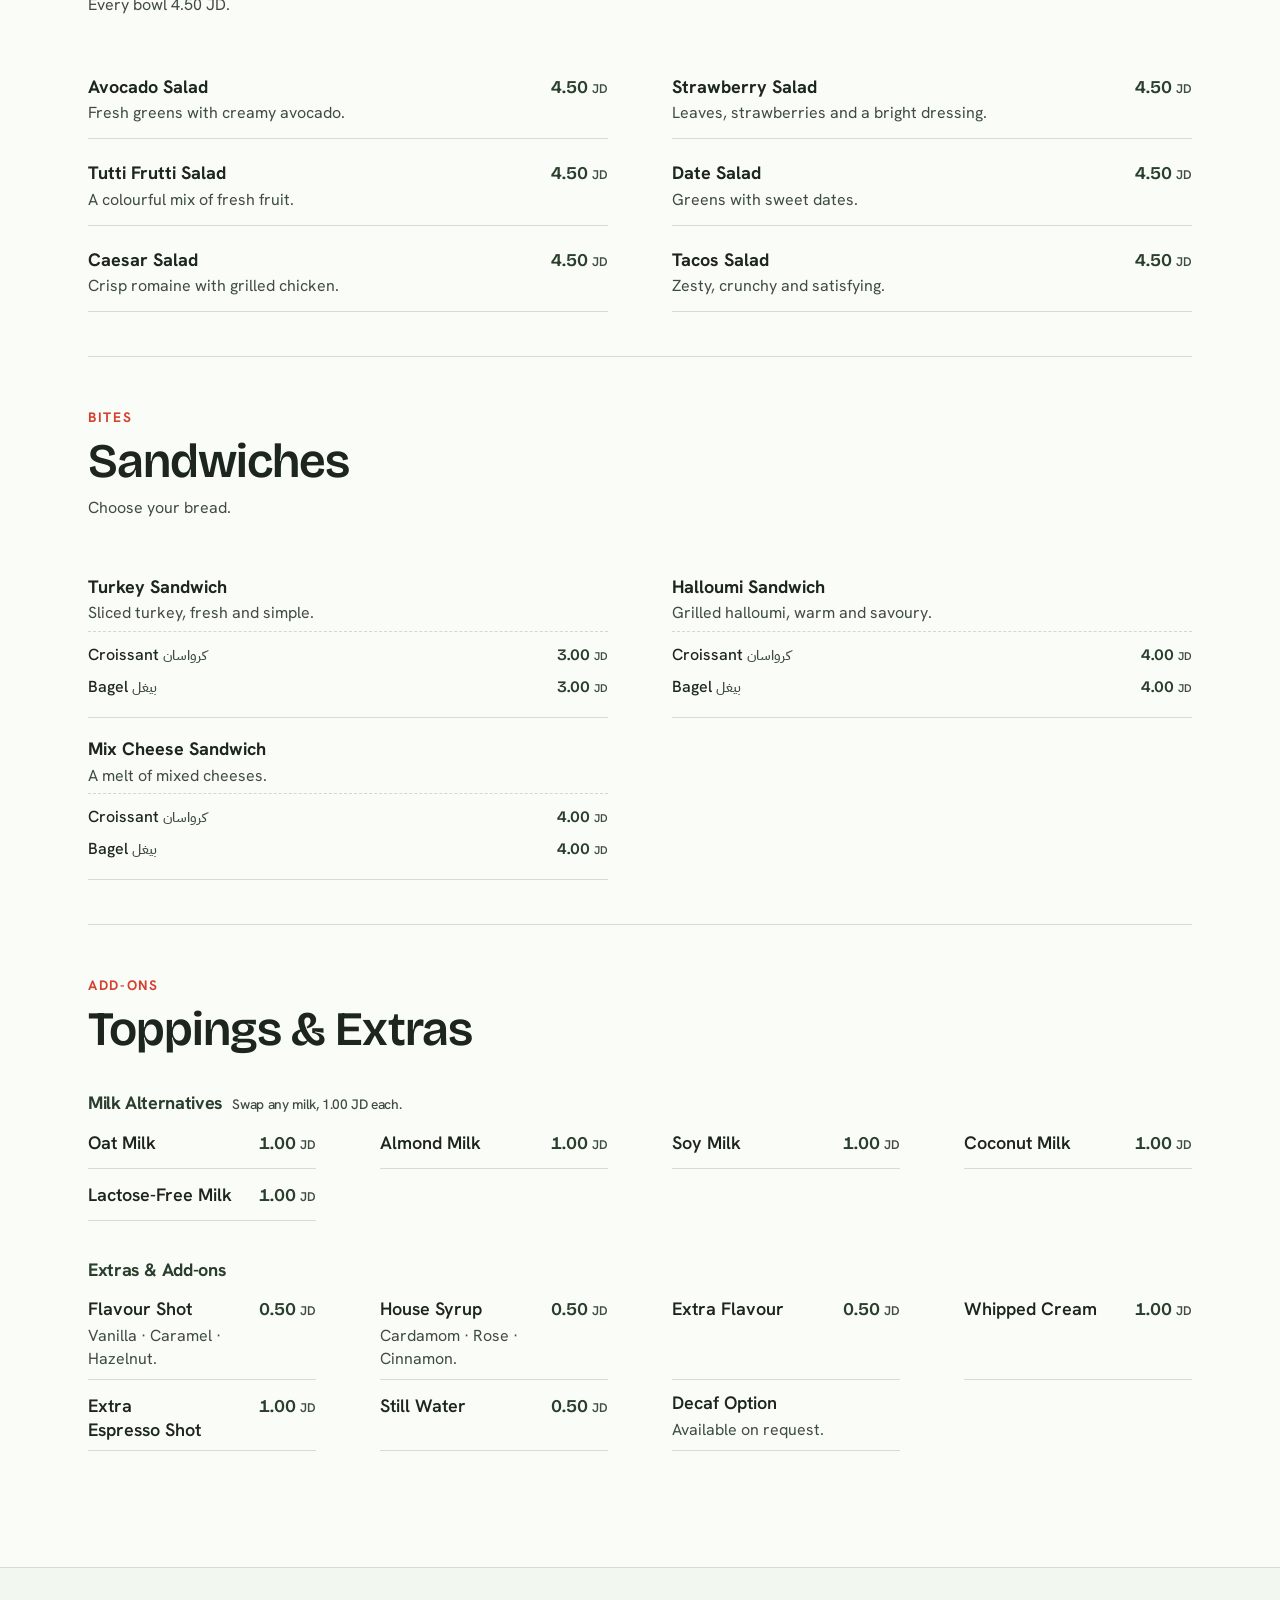
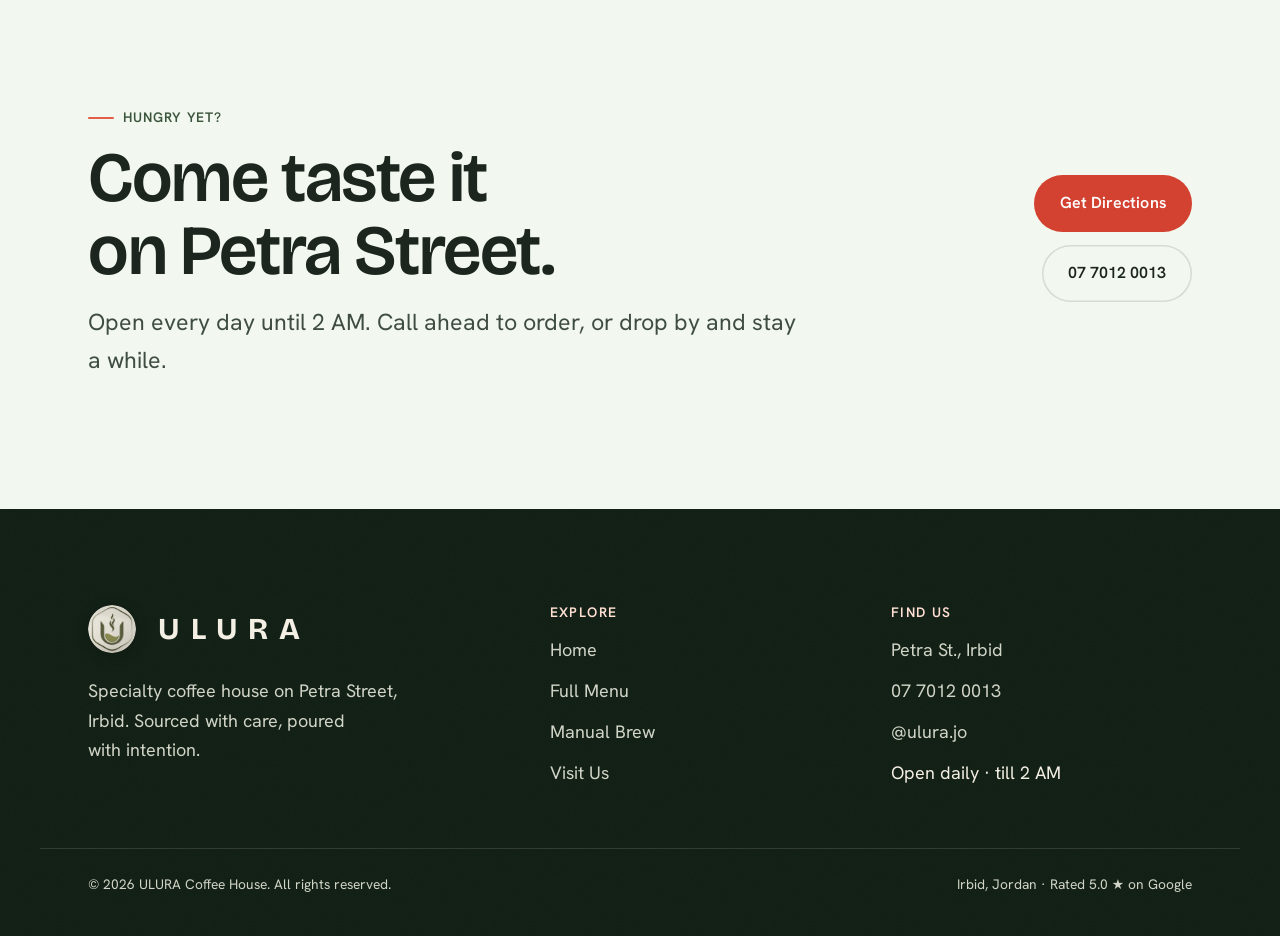
<file: menu.html>
<!DOCTYPE html>
<html lang="en">
<head>
  <meta charset="UTF-8" />
  <meta name="viewport" content="width=device-width, initial-scale=1" />
  <title>Menu · ULURA Coffee House · Irbid</title>
  <meta name="description" content="The full ULURA Coffee House menu: espresso, manual brews, frappés, smoothies, fresh juice, cakes, salads & sandwiches. Petra St., Irbid." />
  <meta name="theme-color" content="#3a4a32" />
  <link rel="icon" type="image/png" sizes="32x32" href="assets/img/favicon-32.png" />
  <link rel="icon" type="image/png" sizes="64x64" href="assets/img/ulura-badge-64.png" />
  <link rel="apple-touch-icon" href="assets/img/ulura-badge.png" />

  <link rel="preconnect" href="https://fonts.googleapis.com" />
  <link rel="preconnect" href="https://fonts.gstatic.com" crossorigin />
  <link href="https://fonts.googleapis.com/css2?family=Bricolage+Grotesque:opsz,wght@12..96,400..700&family=Hanken+Grotesk:wght@400;500;600;700;800&family=IBM+Plex+Sans+Arabic:wght@400;600&display=swap" rel="stylesheet" />

  <link rel="stylesheet" href="assets/css/styles.css?v=5" />
  <link rel="stylesheet" href="assets/css/menu.css?v=4" />
</head>
<body class="menu-page">

  <!-- ============================== NAV ============================== -->
  <header class="nav is-scrolled" id="nav">
    <a class="nav__brand" href="index.html" aria-label="ULURA Coffee House home">
      <img src="assets/img/ulura-badge.png" alt="" width="40" height="40" />
      <span class="wordmark">Ulura</span>
    </a>
    <nav class="nav__links" aria-label="Primary">
      <a href="index.html">Home</a>
      <a href="index.html#story">Our Coffee</a>
      <a href="index.html#brew">Manual Brew</a>
      <a href="index.html#visit">Visit</a>
    </nav>
    <div class="nav__cta">
      <a class="btn btn--ghost" href="tel:+962770120013">Call</a>
      <a class="btn btn--accent" href="https://www.google.com/maps/search/?api=1&query=Ulura%20Coffee%20House%20Petra%20St%20Irbid" target="_blank" rel="noopener">Directions</a>
    </div>
  </header>

  <!-- ========================== MENU HERO =========================== -->
  <header class="m-hero grain on-dark">
    <span class="blob blob--1"></span>
    <div class="container">
      <a class="m-hero__back" href="index.html">
        <svg viewBox="0 0 24 24" fill="none" stroke="currentColor" stroke-width="2" stroke-linecap="round" stroke-linejoin="round" aria-hidden="true"><path d="M19 12H5M11 6l-6 6 6 6"/></svg>
        Back to home
      </a>
      <span class="eyebrow">Petra St., Irbid · JOD 1–5</span>
      <h1>The ULURA Menu</h1>
      <p class="lead">From single-origin espresso to hand-shaken iced drinks, fresh smoothies, cakes and bites, all made to order. Prices in Jordanian Dinar.</p>
    </div>
  </header>

  <!-- ===================== STICKY CATEGORY NAV ====================== -->
  <div class="m-catnav" id="m-catnav">
    <div class="container">
      <nav class="m-catnav__scroll" id="menu-nav" aria-label="Menu categories"></nav>
    </div>
  </div>

  <!-- =========================== MENU BODY ========================== -->
  <main class="container m-body" id="menu-body">
    <!-- rendered from menu-data.js -->
    <noscript>
      <p style="padding:2rem 0">Please enable JavaScript to view the full interactive menu, or call us on
        <a href="tel:+962770120013">07 7012 0013</a>.</p>
    </noscript>
  </main>

  <!-- ========================= CLOSING CTA ========================== -->
  <section class="section m-closing">
    <div class="container m-closing__inner">
      <div>
        <span class="eyebrow">Hungry yet?</span>
        <h2>Come taste it on Petra Street.</h2>
        <p class="lead">Open every day until 2 AM. Call ahead to order, or drop by and stay a while.</p>
      </div>
      <div class="m-closing__cta">
        <a class="btn btn--accent" href="https://www.google.com/maps/search/?api=1&query=Ulura%20Coffee%20House%20Petra%20St%20Irbid" target="_blank" rel="noopener">Get Directions</a>
        <a class="btn btn--ghost" href="tel:+962770120013">07 7012 0013</a>
      </div>
    </div>
  </section>

  <!-- ============================ FOOTER ============================= -->
  <footer class="footer grain">
    <div class="container footer__grid">
      <div class="footer__brand">
        <span class="footer__lockup"><img src="assets/img/ulura-badge.png" alt="" width="48" height="48" /><span class="wordmark">Ulura</span></span>
        <p class="footer__tag">Specialty coffee house on Petra Street, Irbid. Sourced with care, poured with intention.</p>
      </div>
      <div>
        <h4>Explore</h4>
        <ul>
          <li><a href="index.html">Home</a></li>
          <li><a href="menu.html">Full Menu</a></li>
          <li><a href="index.html#brew">Manual Brew</a></li>
          <li><a href="index.html#visit">Visit Us</a></li>
        </ul>
      </div>
      <div>
        <h4>Find Us</h4>
        <ul>
          <li><a href="https://www.google.com/maps/search/?api=1&query=Ulura%20Coffee%20House%20Petra%20St%20Irbid" target="_blank" rel="noopener">Petra St., Irbid</a></li>
          <li><a href="tel:+962770120013">07 7012 0013</a></li>
          <li><a href="https://instagram.com/ulura.jo" target="_blank" rel="noopener">@ulura.jo</a></li>
          <li>Open daily · till 2 AM</li>
        </ul>
      </div>
    </div>
    <div class="container footer__bottom">
      <span>© <span id="year">2026</span> ULURA Coffee House. All rights reserved.</span>
      <span>Irbid, Jordan · Rated 5.0 ★ on Google</span>
    </div>
  </footer>

  <!-- ====================== MOBILE ACTION BAR ======================= -->
  <nav class="actionbar" aria-label="Quick actions">
    <a href="tel:+962770120013">
      <svg viewBox="0 0 24 24" fill="none" stroke="currentColor" stroke-width="2" stroke-linecap="round" stroke-linejoin="round" aria-hidden="true"><path d="M22 16.9v3a2 2 0 0 1-2.2 2 19.8 19.8 0 0 1-8.6-3.1 19.5 19.5 0 0 1-6-6 19.8 19.8 0 0 1-3.1-8.7A2 2 0 0 1 4.1 2h3a2 2 0 0 1 2 1.7c.1.9.3 1.8.6 2.7a2 2 0 0 1-.5 2.1L8.1 9.8a16 16 0 0 0 6 6l1.3-1.2a2 2 0 0 1 2.1-.5c.9.3 1.8.5 2.7.6a2 2 0 0 1 1.7 2Z"/></svg>
      Call
    </a>
    <a href="https://www.google.com/maps/search/?api=1&query=Ulura%20Coffee%20House%20Petra%20St%20Irbid" target="_blank" rel="noopener">
      <svg viewBox="0 0 24 24" fill="none" stroke="currentColor" stroke-width="2" stroke-linecap="round" stroke-linejoin="round" aria-hidden="true"><path d="M20 10c0 6-8 12-8 12s-8-6-8-12a8 8 0 0 1 16 0Z"/><circle cx="12" cy="10" r="3"/></svg>
      Directions
    </a>
    <a href="index.html" class="is-primary">
      <svg viewBox="0 0 24 24" fill="none" stroke="currentColor" stroke-width="2" stroke-linecap="round" stroke-linejoin="round" aria-hidden="true"><path d="M3 10.5 12 3l9 7.5M5 9v11h14V9"/></svg>
      Home
    </a>
  </nav>

  <script src="assets/js/vendor/gsap.min.js"></script>
  <script src="assets/js/vendor/ScrollTrigger.min.js"></script>
  <script src="assets/js/vendor/lenis.min.js"></script>
  <script src="assets/js/menu-data.js?v=4"></script>
  <script src="assets/js/menu.js?v=4"></script>
</body>
</html>
</file>
<file: assets/css/styles.css>
/* =====================================================================
   ULURA COFFEE HOUSE — Design System + Landing
   Organic green-drench identity. OKLCH throughout.
   ===================================================================== */

/* ------------------------------------------------------------------ */
/*  1. TOKENS                                                          */
/* ------------------------------------------------------------------ */
:root {
  /* --- Brand: olive / forest green ramp (from the cups) --- */
  --green-950: oklch(0.22 0.028 150);
  --green-900: oklch(0.28 0.034 150);
  --green-800: oklch(0.34 0.042 148);   /* primary drench */
  --green-700: oklch(0.42 0.050 147);   /* primary brand */
  --green-600: oklch(0.52 0.058 146);
  --green-500: oklch(0.62 0.062 145);
  --green-200: oklch(0.88 0.030 140);
  --green-100: oklch(0.94 0.020 138);   /* pale tint surface */
  --green-50:  oklch(0.972 0.013 135);

  /* --- Accent: coral / strawberry (from the drinks) --- */
  --coral:      oklch(0.645 0.170 32);  /* decorative accent */
  --coral-cta:  oklch(0.585 0.185 30);  /* button bg (white text passes AA) */
  --coral-700:  oklch(0.520 0.185 29);  /* hover */
  --coral-100:  oklch(0.930 0.045 42);

  /* --- Warm neutrals --- */
  --cream:   oklch(0.952 0.017 86);     /* warm surface / logo cream */
  --sand:    oklch(0.910 0.020 80);
  --paper:   oklch(0.988 0.006 120);    /* body bg — whisper of green, low chroma */
  --ink:     oklch(0.255 0.020 150);    /* primary text on light */
  --ink-soft:oklch(0.400 0.024 150);    /* secondary text on light (~8.7:1) */
  --line:    oklch(0.885 0.012 135);    /* hairlines on light */

  /* --- Semantic --- */
  --bg:              var(--paper);
  --fg:              var(--ink);
  --fg-muted:        var(--ink-soft);
  --brand:           var(--green-700);
  --brand-deep:      var(--green-800);
  --on-brand:        var(--cream);
  --on-brand-muted:  oklch(0.86 0.020 120);
  --accent:          var(--coral);
  --surface:         #fff;
  --surface-warm:    var(--cream);

  /* --- Type --- */
  --font-display: "Bricolage Grotesque", ui-sans-serif, system-ui, sans-serif;
  --font-body: "Hanken Grotesk", ui-sans-serif, system-ui, -apple-system, sans-serif;
  --font-ar: "IBM Plex Sans Arabic", "Hanken Grotesk", sans-serif;

  /* Fluid type scale (~1.25) */
  --fs-100: clamp(0.78rem, 0.75rem + 0.15vw, 0.86rem);
  --fs-200: clamp(0.9rem, 0.86rem + 0.2vw, 1rem);
  --fs-300: clamp(1rem, 0.95rem + 0.25vw, 1.125rem);
  --fs-400: clamp(1.2rem, 1.1rem + 0.5vw, 1.45rem);
  --fs-500: clamp(1.5rem, 1.3rem + 1vw, 2.1rem);
  --fs-600: clamp(2rem, 1.6rem + 2vw, 3rem);
  --fs-700: clamp(2.6rem, 2rem + 3vw, 4.4rem);
  --fs-800: clamp(3.2rem, 2.2rem + 5vw, 6rem);   /* display ceiling ~96px */

  /* Fluid spacing */
  --sp-1: 0.5rem;
  --sp-2: 0.75rem;
  --sp-3: 1rem;
  --sp-4: 1.5rem;
  --sp-5: clamp(1.5rem, 1rem + 2vw, 2.5rem);
  --sp-6: clamp(2rem, 1.4rem + 3vw, 4rem);
  --sp-7: clamp(3rem, 2rem + 5vw, 6.5rem);
  --sp-8: clamp(4rem, 2.5rem + 7vw, 9rem);

  --container: 1200px;
  --container-narrow: 820px;
  --radius-s: 10px;
  --radius: 18px;
  --radius-l: 28px;
  --radius-xl: 40px;

  --shadow-s: 0 1px 2px oklch(0.3 0.03 150 / 0.06), 0 2px 6px oklch(0.3 0.03 150 / 0.05);
  --shadow-m: 0 10px 30px -12px oklch(0.3 0.03 150 / 0.22);
  --shadow-l: 0 30px 60px -20px oklch(0.28 0.03 150 / 0.32);

  /* Motion */
  --ease-out: cubic-bezier(0.16, 1, 0.3, 1);         /* expo-ish out */
  --ease-out-quart: cubic-bezier(0.25, 1, 0.5, 1);
  --dur-1: 180ms;
  --dur-2: 320ms;
  --dur-3: 600ms;

  /* z-scale */
  --z-nav: 100;
  --z-sticky: 90;
  --z-actionbar: 95;
  --z-overlay: 200;
}

/* ------------------------------------------------------------------ */
/*  2. RESET / BASE                                                    */
/* ------------------------------------------------------------------ */
*, *::before, *::after { box-sizing: border-box; }
* { margin: 0; }
html { -webkit-text-size-adjust: 100%; scroll-behavior: smooth; }
@media (prefers-reduced-motion: reduce) { html { scroll-behavior: auto; } }

body {
  font-family: var(--font-body);
  font-size: var(--fs-300);
  line-height: 1.65;
  color: var(--fg);
  background: var(--bg);
  -webkit-font-smoothing: antialiased;
  text-rendering: optimizeLegibility;
  overflow-x: hidden;
}

img, svg, video { display: block; max-width: 100%; }
img { height: auto; }
a { color: inherit; text-decoration: none; }
button { font: inherit; color: inherit; cursor: pointer; background: none; border: none; }
/* Focus ring: coral outline + soft light halo so it reads on light AND dark. */
:focus-visible { outline: 3px solid var(--coral-cta); outline-offset: 2px; box-shadow: 0 0 0 6px oklch(1 0 0 / 0.35); border-radius: 6px; }
.on-dark :focus-visible, .nav :focus-visible { box-shadow: 0 0 0 6px oklch(1 0 0 / 0.45); }

h1, h2, h3, h4 {
  font-family: var(--font-display);
  font-weight: 600;
  line-height: 1.04;
  letter-spacing: -0.02em;
  text-wrap: balance;
  color: var(--fg);
}
p { text-wrap: pretty; }

/* ------------------------------------------------------------------ */
/*  3. LAYOUT PRIMITIVES                                               */
/* ------------------------------------------------------------------ */
.container { width: 100%; max-width: var(--container); margin-inline: auto; padding-inline: clamp(1.15rem, 5vw, 3rem); }
.narrow { max-width: var(--container-narrow); }
.section { padding-block: var(--sp-8); position: relative; }
.section--tight { padding-block: var(--sp-7); }

.eyebrow {
  display: inline-flex; align-items: center; gap: 0.55rem;
  font-family: var(--font-body);
  font-size: var(--fs-100); font-weight: 600;
  letter-spacing: 0.08em; text-transform: uppercase;
  color: var(--brand);
}
.eyebrow::before { content: ""; width: 26px; height: 2px; background: var(--coral); border-radius: 2px; }
.on-dark .eyebrow { color: var(--coral-100); }
.on-dark .eyebrow::before { background: var(--coral); }

.lead { font-size: var(--fs-400); color: var(--fg-muted); line-height: 1.62; max-width: 60ch; }
.on-dark .lead { color: var(--on-brand-muted); }

/* Wordmark rendered as text (matches display font, crisp, themeable) */
.wordmark {
  font-family: var(--font-display);
  font-weight: 700;
  letter-spacing: 0.34em;
  text-transform: uppercase;
  line-height: 1;
  display: inline-block;
  padding-left: 0.34em; /* balance trailing tracking */
}

/* ------------------------------------------------------------------ */
/*  4. BUTTONS                                                         */
/* ------------------------------------------------------------------ */
.btn {
  --btn-bg: var(--brand);
  --btn-fg: var(--on-brand);
  display: inline-flex; align-items: center; justify-content: center; gap: 0.6rem;
  padding: 0.95rem 1.6rem;
  min-height: 48px;
  font-family: var(--font-body); font-weight: 600; font-size: var(--fs-200);
  letter-spacing: 0.005em;
  color: var(--btn-fg); background: var(--btn-bg);
  border-radius: 999px;
  transition: transform var(--dur-1) var(--ease-out), background var(--dur-2) var(--ease-out), box-shadow var(--dur-2) var(--ease-out);
  will-change: transform;
}
.btn svg { width: 1.15em; height: 1.15em; }
.btn:hover { transform: translateY(-2px); box-shadow: var(--shadow-m); }
.btn:active { transform: translateY(0); }

.btn--accent { --btn-bg: var(--coral-cta); --btn-fg: #fff; }
.btn--accent:hover { --btn-bg: var(--coral-700); }

.btn--ghost {
  --btn-bg: transparent; --btn-fg: var(--fg);
  box-shadow: inset 0 0 0 1.5px var(--line);
}
.btn--ghost:hover { --btn-bg: var(--green-50); box-shadow: inset 0 0 0 1.5px var(--brand); }

.on-dark .btn--ghost { --btn-fg: var(--on-brand); box-shadow: inset 0 0 0 1.5px oklch(0.75 0.03 135 / 0.5); }
.on-dark .btn--ghost:hover { --btn-bg: oklch(1 0 0 / 0.08); box-shadow: inset 0 0 0 1.5px var(--cream); }

.link-arrow {
  display: inline-flex; align-items: center; gap: 0.5rem; min-height: 44px;
  font-weight: 600; color: var(--brand);
  transition: gap var(--dur-2) var(--ease-out);
}
.link-arrow svg { width: 1.1em; height: 1.1em; transition: transform var(--dur-2) var(--ease-out); }
.link-arrow:hover { gap: 0.8rem; }
.on-dark .link-arrow { color: var(--coral-100); }

/* ------------------------------------------------------------------ */
/*  5. NAV                                                             */
/* ------------------------------------------------------------------ */
.nav {
  position: fixed; inset: 0 0 auto 0; z-index: var(--z-nav);
  display: flex; align-items: center; justify-content: space-between;
  gap: var(--sp-4);
  height: 50px; padding: 0 clamp(1.15rem, 5vw, 3rem);
  transition: background var(--dur-2) var(--ease-out), box-shadow var(--dur-2) var(--ease-out);
}
/* tap targets stay >=44px but sit INSIDE the slim 50px bar */
.nav__brand { display: inline-flex; align-items: center; gap: 0.55rem; min-height: 44px; color: var(--on-brand); }
.nav__brand img { width: 30px; height: 30px; border-radius: 50%; filter: drop-shadow(0 1px 3px oklch(0.2 0.03 150 / 0.28)); }
.nav__brand .wordmark { font-size: 1rem; }
.nav__links { display: flex; align-items: center; gap: clamp(1rem, 2.5vw, 2.2rem); }
.nav__links a { font-weight: 500; font-size: var(--fs-200); color: var(--on-brand); opacity: 0.9; transition: opacity var(--dur-1); padding-block: 0.5rem; }
.nav__links a:hover { opacity: 1; }
.nav__cta { display: inline-flex; gap: 0.6rem; align-items: center; }
/* compact nav buttons: slimmer bar, still >=44px touch target */
.nav .btn { min-height: 44px; padding: 0.5rem 1.15rem; font-size: var(--fs-100); }

/* scrolled state: solid cream bar, dark text */
.nav.is-scrolled {
  background: oklch(0.988 0.006 120 / 0.9);
  backdrop-filter: saturate(1.4) blur(14px);
  box-shadow: 0 1px 0 var(--line), var(--shadow-s);
}
.nav.is-scrolled .nav__brand,
.nav.is-scrolled .nav__links a { color: var(--ink); }
.nav.is-scrolled .nav__links a { opacity: 0.75; }
.nav.is-scrolled .nav__links a:hover { opacity: 1; }

.nav__menu-toggle { display: none; }
@media (max-width: 860px) {
  .nav__links { display: none; }
  .nav__cta .btn--ghost { display: none; }
}

/* ------------------------------------------------------------------ */
/*  6. FOOTER                                                          */
/* ------------------------------------------------------------------ */
.footer {
  background: var(--green-950); color: var(--on-brand);
  padding-block: var(--sp-7) var(--sp-5);
  position: relative; overflow: hidden;
}
.footer__grid {
  display: grid; grid-template-columns: 1.4fr 1fr 1fr; gap: var(--sp-5);
  align-items: start;
}
.footer__lockup { display: inline-flex; align-items: center; gap: 0.75rem; }
.footer__lockup img { width: 48px; height: 48px; border-radius: 50%; filter: drop-shadow(0 2px 6px oklch(0.15 0.02 150 / 0.4)); }
.footer__brand .wordmark { font-size: 1.9rem; color: var(--cream); }
.footer__tag { color: var(--on-brand-muted); margin-top: 0.9rem; max-width: 34ch; }
.footer h4 { font-family: var(--font-body); font-size: var(--fs-100); text-transform: uppercase; letter-spacing: 0.1em; color: var(--coral-100); margin-bottom: 1rem; }
.footer ul { list-style: none; padding: 0; display: grid; gap: 0.7rem; }
.footer a { color: var(--on-brand-muted); transition: color var(--dur-1); }
.footer a:hover { color: var(--cream); }
.footer__bottom {
  margin-top: var(--sp-6); padding-top: var(--sp-4);
  border-top: 1px solid oklch(1 0 0 / 0.12);
  display: flex; flex-wrap: wrap; gap: 1rem; justify-content: space-between;
  color: var(--on-brand-muted); font-size: var(--fs-100);
}
@media (max-width: 720px) {
  .footer__grid { grid-template-columns: 1fr 1fr; }
  .footer__brand { grid-column: 1 / -1; }
}
/* comfortable tap targets for footer links on touch screens */
@media (max-width: 860px) {
  .footer li a { display: inline-flex; align-items: center; min-height: 44px; }
  .footer ul { gap: 0.35rem; }
}

/* ------------------------------------------------------------------ */
/*  7. REVEAL / MOTION UTILITIES                                       */
/* ------------------------------------------------------------------ */
/* Reveal on scroll. Hidden ONLY when JS is active (html.js); without JS,
   content is fully visible. IntersectionObserver adds .is-in; a JS failsafe
   reveals anything still hidden so a section can never ship blank. */
.js [data-reveal] {
  opacity: 0; transform: translateY(22px);
  transition: opacity 0.7s var(--ease-out), transform 0.7s var(--ease-out);
}
.js [data-reveal].is-in { opacity: 1; transform: none; }

@media (prefers-reduced-motion: reduce) {
  .js [data-reveal] { opacity: 1 !important; transform: none !important; transition: none; }
  .btn:hover { transform: none; }
  *, *::before, *::after { animation-duration: 0.001ms !important; animation-iteration-count: 1 !important; }
}

/* Grain overlay */
.grain::after {
  content: ""; position: absolute; inset: 0; pointer-events: none; z-index: 1;
  opacity: 0.4; mix-blend-mode: soft-light;
  background-image: url("data:image/svg+xml,%3Csvg xmlns='http://www.w3.org/2000/svg' width='140' height='140'%3E%3Cfilter id='n'%3E%3CfeTurbulence type='fractalNoise' baseFrequency='0.85' numOctaves='2' stitchTiles='stitch'/%3E%3C/filter%3E%3Crect width='100%25' height='100%25' filter='url(%23n)' opacity='0.5'/%3E%3C/svg%3E");
}

/* Organic blob decoration */
.blob { position: absolute; border-radius: 42% 58% 63% 37% / 42% 45% 55% 58%; filter: blur(2px); pointer-events: none; z-index: 0; }

/* ==================================================================== */
/*  8. LANDING — HERO                                                   */
/* ==================================================================== */
.hero {
  position: relative; overflow: hidden;
  background: radial-gradient(120% 90% at 80% 0%, var(--green-700), var(--green-900) 70%);
  color: var(--on-brand);
  padding-top: clamp(6.5rem, 12vh, 9rem);
  padding-bottom: var(--sp-8);
  isolation: isolate;
}
.hero .blob--1 { width: 46vw; height: 46vw; top: -12vw; right: -8vw; background: var(--green-600); opacity: 0.5; }
.hero .blob--2 { width: 30vw; height: 30vw; bottom: -10vw; left: -6vw; background: var(--coral); opacity: 0.18; }
.hero__grid {
  position: relative; z-index: 2;
  display: grid; grid-template-columns: 1.15fr 0.85fr; gap: var(--sp-6);
  align-items: center;
}
.hero__eyebrow { color: var(--coral-100); }
.hero h1 {
  color: var(--cream); font-size: var(--fs-800); font-weight: 700;
  letter-spacing: -0.035em; margin-top: 1rem;
}
.hero h1 .accent { color: var(--coral); font-style: italic; font-weight: 600; }
.hero__sub { margin-top: 1.4rem; color: var(--on-brand-muted); font-size: var(--fs-400); max-width: 46ch; }
.hero__cta { margin-top: var(--sp-5); display: flex; flex-wrap: wrap; gap: 0.9rem; }

.hero__trust {
  margin-top: var(--sp-5); display: flex; flex-wrap: wrap; align-items: center;
  gap: 0.8rem 1.4rem; color: var(--on-brand-muted); font-size: var(--fs-200);
}
.hero__trust .stars { color: var(--coral); letter-spacing: 0.1em; }
.hero__trust b { color: var(--cream); font-weight: 700; }
.hero__trust .dot { width: 4px; height: 4px; border-radius: 50%; background: currentColor; opacity: 0.5; }

/* Hero image — framed high-res portrait */
.hero__media { position: relative; justify-self: center; }
.hero__frame {
  width: min(360px, 78vw); aspect-ratio: 3 / 4;
  border-radius: 160px 160px var(--radius-l) var(--radius-l); /* arch top */
  overflow: hidden; position: relative;
  box-shadow: var(--shadow-l); border: 6px solid oklch(1 0 0 / 0.14);
  background: var(--green-800);
}
.hero__frame img { width: 100%; height: 100%; object-fit: cover; }
.hero__badge {
  position: absolute; z-index: 3; bottom: 8%; left: -14%;
  background: var(--cream); color: var(--ink);
  border-radius: var(--radius); padding: 0.8rem 1.1rem; box-shadow: var(--shadow-m);
  display: grid; gap: 0.15rem; line-height: 1.15;
}
.hero__badge b { font-family: var(--font-display); font-size: 1.5rem; color: var(--brand); }
.hero__badge span { font-size: var(--fs-100); color: var(--fg-muted); }
.hero__scroll {
  position: absolute; z-index: 2; left: 50%; bottom: 1.6rem; transform: translateX(-50%);
  display: grid; place-items: center; gap: 0.4rem; color: var(--on-brand-muted);
  font-size: var(--fs-100); letter-spacing: 0.14em; text-transform: uppercase;
}
.hero__scroll .mouse { width: 22px; height: 34px; border: 2px solid currentColor; border-radius: 12px; position: relative; }
.hero__scroll .mouse::after { content:""; position:absolute; top:6px; left:50%; width:3px; height:6px; background: currentColor; border-radius:2px; transform: translateX(-50%); animation: scrolldot 1.6s var(--ease-out) infinite; }
@keyframes scrolldot { 0%{opacity:0;transform:translate(-50%,0)} 30%{opacity:1} 100%{opacity:0;transform:translate(-50%,10px)} }
@media (prefers-reduced-motion: reduce){ .hero__scroll .mouse::after{ animation: none; } }

@media (max-width: 880px) {
  .hero__grid { grid-template-columns: 1fr; text-align: center; }
  .hero__eyebrow, .hero .eyebrow { justify-content: center; }
  .hero__sub { margin-inline: auto; }
  .hero__cta, .hero__trust { justify-content: center; }
  /* full-width, unmistakable primary action on mobile */
  .hero__cta { flex-direction: column; align-items: stretch; gap: 0.7rem; }
  .hero__cta .btn { width: 100%; }
  .hero__media { order: -1; margin-bottom: 1rem; }
  .hero__badge { left: auto; right: -6%; }
  .hero__scroll { display: none; }
}

/* ==================================================================== */
/*  9. SOCIAL-PROOF STRIP                                               */
/* ==================================================================== */
.proof { background: var(--cream); border-block: 1px solid var(--line); }
.proof__row {
  display: grid; grid-template-columns: repeat(4, 1fr);
  gap: var(--sp-4); padding-block: var(--sp-5); text-align: center;
}
.proof__item { display: grid; gap: 0.25rem; }
.proof__item b { font-family: var(--font-display); font-size: var(--fs-600); color: var(--brand); line-height: 1; font-variant-numeric: tabular-nums; }
.proof__item span { font-size: var(--fs-100); color: var(--fg-muted); text-transform: uppercase; letter-spacing: 0.08em; }
.proof__item .stars { color: var(--coral); font-size: var(--fs-400); }
@media (max-width: 640px){ .proof__row { grid-template-columns: repeat(2,1fr); gap: var(--sp-5) var(--sp-4);} }

/* ==================================================================== */
/*  9b. REVIEWS MARQUEE                                                 */
/* ==================================================================== */
.reviews {
  background: linear-gradient(180deg, var(--green-800), var(--green-900));
  color: var(--on-brand); position: relative; overflow: hidden; isolation: isolate;
  padding-block: var(--sp-5);
}
.reviews .blob--5 { width: 42vw; height: 42vw; top: -16vw; left: -12vw; background: var(--green-600); opacity: 0.4; }
.reviews__head {
  position: relative; z-index: 2;
  display: flex; flex-wrap: wrap; align-items: center; justify-content: space-between;
  gap: 0.6rem 1.4rem; margin-bottom: var(--sp-4);
}
.reviews__rating { display: inline-flex; align-items: center; gap: 0.55rem; min-height: 44px; color: var(--on-brand-muted); font-size: var(--fs-200); }
.reviews__rating .stars { color: var(--coral); letter-spacing: 0.08em; }
.reviews__rating b { color: var(--cream); font-weight: 700; }
.reviews__rating:hover { color: var(--cream); }

/* full-bleed track with soft edge fades */
.rev-marquee {
  position: relative; z-index: 2; overflow: hidden;
  -webkit-mask-image: linear-gradient(90deg, transparent, #000 7%, #000 93%, transparent);
          mask-image: linear-gradient(90deg, transparent, #000 7%, #000 93%, transparent);
}
.rev-track {
  list-style: none; margin: 0; padding: 0;
  display: flex; gap: var(--sp-4); width: max-content;
}
.rev-marquee.is-cloned .rev-track { animation: rev-marquee 52s linear infinite; }
.rev-marquee.is-cloned:hover .rev-track,
.rev-marquee.is-cloned:focus-within .rev-track { animation-play-state: paused; }
/* before JS clones (or if JS is off): let the row scroll by touch/drag */
.rev-marquee:not(.is-cloned) { overflow-x: auto; scrollbar-width: none; }
.rev-marquee:not(.is-cloned)::-webkit-scrollbar { display: none; }
@keyframes rev-marquee { from { transform: translateX(0); } to { transform: translateX(-50%); } }

.rev-card {
  flex: none; width: min(330px, 82vw);
  background: var(--surface-warm); color: var(--ink);
  border-radius: var(--radius); padding: 1.1rem 1.3rem;
  box-shadow: var(--shadow-m);
  display: grid; gap: 0.7rem; align-content: start;
}
.rev-card__stars { color: var(--coral); letter-spacing: 0.12em; font-size: 0.9rem; }
.rev-card__quote {
  font-size: var(--fs-300); line-height: 1.5; color: var(--ink);
  display: -webkit-box; -webkit-line-clamp: 5; -webkit-box-orient: vertical; overflow: hidden;
}
.rev-card__by { display: flex; align-items: center; gap: 0.7rem; }
.rev-card__avatar {
  width: 38px; height: 38px; flex: none; border-radius: 50%;
  display: grid; place-items: center; color: #fff; background: var(--av, var(--brand));
  font-family: var(--font-display); font-weight: 700; font-size: 1.05rem;
}
.rev-card__meta { display: grid; line-height: 1.25; }
.rev-card__meta b { font-size: var(--fs-200); color: var(--ink); }
.rev-card__meta span { font-size: var(--fs-100); color: var(--fg-muted); }
.rev-card__g { margin-left: auto; align-self: start; display: inline-flex; }
.rev-card__g svg { display: block; }

@media (prefers-reduced-motion: reduce) {
  .rev-marquee.is-cloned .rev-track { animation: none; }
  .rev-marquee { overflow-x: auto; scrollbar-width: none; }
  .rev-marquee::-webkit-scrollbar { display: none; }
}

/* ==================================================================== */
/*  10. STORY                                                           */
/* ==================================================================== */
.story { overflow: hidden; }  /* clip decorative blob so it never causes page overflow */
.story__grid { display: grid; grid-template-columns: 0.9fr 1.1fr; gap: var(--sp-6); align-items: center; }
.story__media { position: relative; }
.story__media img { width: 100%; aspect-ratio: 4 / 5; object-fit: cover; border-radius: var(--radius-l); box-shadow: var(--shadow-m); }
.story__media .blob--3 { width: 60%; height: 60%; bottom: -8%; right: -8%; background: var(--coral); opacity: 0.14; z-index: -1; }
.story h2 { font-size: var(--fs-700); margin: 1rem 0 1.2rem; }
.story__marks { display: flex; flex-wrap: wrap; gap: 0.6rem; margin-top: var(--sp-4); }
.chip { display: inline-flex; align-items: center; gap: 0.4rem; padding: 0.5rem 0.9rem; border-radius: 999px; background: var(--green-50); color: var(--brand-deep); font-size: var(--fs-100); font-weight: 600; box-shadow: inset 0 0 0 1px var(--green-200); }
@media (max-width: 820px){ .story__grid { grid-template-columns: 1fr; } .story__media { order: -1; } }

/* ==================================================================== */
/*  11. SIGNATURE DRINKS                                                */
/* ==================================================================== */
.signature { background: var(--green-50); }
.signature__head { display: flex; flex-wrap: wrap; justify-content: space-between; align-items: end; gap: var(--sp-4); margin-bottom: var(--sp-6); }
.signature__head h2 { font-size: var(--fs-700); max-width: 16ch; }
.sig-grid { display: grid; grid-template-columns: repeat(3, 1fr); gap: var(--sp-4); }
.sig-card { position: relative; border-radius: var(--radius-l); overflow: hidden; background: var(--green-800); color: var(--cream); box-shadow: var(--shadow-m); isolation: isolate; }
.sig-card img { width: 100%; aspect-ratio: 3 / 4; object-fit: cover; transition: transform var(--dur-3) var(--ease-out); }
.sig-card:hover img { transform: scale(1.06); }
.sig-card__body { position: absolute; inset: auto 0 0 0; padding: 1.2rem; z-index: 2; background: linear-gradient(to top, oklch(0.22 0.03 150 / 0.92), transparent); }
.sig-card__body h3 { font-size: var(--fs-400); color: var(--cream); }
.sig-card__body p { font-size: var(--fs-100); color: var(--on-brand-muted); margin-top: 0.2rem; }
.sig-card__price { position: absolute; top: 1rem; right: 1rem; z-index: 2; background: var(--coral-cta); color:#fff; font-weight: 700; font-size: var(--fs-100); padding: 0.35rem 0.7rem; border-radius: 999px; }
@media (max-width: 820px){ .sig-grid { grid-template-columns: 1fr 1fr; } }
@media (max-width: 520px){ .sig-grid { grid-template-columns: 1fr; } }

/* ==================================================================== */
/*  12. BREW STATION                                                    */
/* ==================================================================== */
.brew { background: var(--green-900); color: var(--on-brand); position: relative; overflow: hidden; }
.brew .blob--4 { width: 40vw; height: 40vw; top: -12vw; left: -10vw; background: var(--green-700); opacity: 0.5; }
.brew__head { max-width: 60ch; margin-bottom: var(--sp-6); position: relative; z-index: 2; }
.brew__head h2 { color: var(--cream); font-size: var(--fs-700); margin: 1rem 0 1rem; }
.brew-grid { position: relative; z-index: 2; display: grid; grid-template-columns: repeat(3,1fr); gap: 1px; background: oklch(1 0 0 / 0.1); border-radius: var(--radius-l); overflow: hidden; box-shadow: inset 0 0 0 1px oklch(1 0 0 / 0.1); }
.brew-item { background: var(--green-900); padding: var(--sp-5) var(--sp-4); transition: background var(--dur-2) var(--ease-out); }
.brew-item:hover { background: var(--green-800); }
.brew-item__n { font-family: var(--font-display); font-size: var(--fs-200); color: var(--coral-100); font-variant-numeric: tabular-nums; }
.brew-item h3 { color: var(--cream); font-size: var(--fs-400); margin: 0.5rem 0 0.5rem; }
.brew-item p { color: var(--on-brand-muted); font-size: var(--fs-200); }
@media (max-width: 760px){ .brew-grid { grid-template-columns: 1fr 1fr; } }
@media (max-width: 460px){ .brew-grid { grid-template-columns: 1fr; } }

/* ==================================================================== */
/*  13. MENU PREVIEW CTA                                                */
/* ==================================================================== */
.menu-cta { background: var(--coral); color: #fff; position: relative; overflow: hidden; }
.menu-cta .grain::after { opacity: 0.25; }
.menu-cta__inner { display: grid; grid-template-columns: 1.3fr 0.7fr; gap: var(--sp-5); align-items: center; position: relative; z-index: 2; }
.menu-cta h2 { color: #fff; font-size: var(--fs-800); letter-spacing: -0.04em; }
.menu-cta p { color: oklch(1 0 0 / 0.9); font-size: var(--fs-400); margin-top: 1rem; max-width: 40ch; }
.menu-cta .btn { --btn-bg: #fff; --btn-fg: var(--coral-700); font-size: var(--fs-300); padding: 1.1rem 2rem; }
.menu-cta .btn:hover { --btn-bg: var(--cream); }
.menu-cta__deck { display: flex; justify-content: flex-end; gap: 0.8rem; }
.menu-cta__deck img { width: 44%; aspect-ratio: 3/4; object-fit: cover; border-radius: var(--radius); box-shadow: var(--shadow-l); border: 4px solid oklch(1 0 0 / 0.25); }
.menu-cta__deck img:first-child { transform: rotate(-5deg) translateY(10px); }
.menu-cta__deck img:last-child { transform: rotate(4deg); }
@media (max-width: 820px){ .menu-cta__inner { grid-template-columns: 1fr; text-align: center; } .menu-cta__deck { justify-content: center; } .menu-cta p { margin-inline: auto; } }

/* ==================================================================== */
/*  14. VISIT US                                                        */
/* ==================================================================== */
.visit__grid { display: grid; grid-template-columns: 1fr 1fr; gap: var(--sp-6); align-items: stretch; }
.visit h2 { font-size: var(--fs-700); margin: 1rem 0 1.4rem; }
.visit__list { display: grid; gap: 1.3rem; margin-top: var(--sp-4); }
.visit__item { display: grid; grid-template-columns: auto 1fr; gap: 1rem; align-items: start; }
.visit__ico { width: 44px; height: 44px; flex: none; display: grid; place-items: center; border-radius: 12px; background: var(--green-50); color: var(--brand); box-shadow: inset 0 0 0 1px var(--green-200); }
.visit__ico svg { width: 22px; height: 22px; }
.visit__item h4 { font-family: var(--font-body); font-size: var(--fs-100); text-transform: uppercase; letter-spacing: 0.08em; color: var(--fg-muted); margin-bottom: 0.15rem; }
.visit__item p, .visit__item a { font-size: var(--fs-400); font-weight: 600; color: var(--fg); }
.visit__item a { display: inline-flex; align-items: center; min-height: 44px; }
.visit__item a:hover { color: var(--brand); }
.visit__cta { margin-top: var(--sp-5); display: flex; flex-wrap: wrap; gap: 0.8rem; }
/* stylized map panel (no external embed) */
.visit__map {
  border-radius: var(--radius-l); overflow: hidden; position: relative; min-height: 340px;
  background:
    radial-gradient(circle at 30% 40%, var(--green-100), transparent 40%),
    repeating-linear-gradient(0deg, var(--green-50) 0 39px, var(--green-200) 39px 40px),
    repeating-linear-gradient(90deg, var(--green-50) 0 39px, var(--green-200) 39px 40px);
  box-shadow: var(--shadow-m); color: var(--brand-deep);
}
.visit__map .road { position: absolute; background: var(--cream); box-shadow: 0 0 0 1px var(--line); }
.visit__map .road--h { left: -5%; right: -5%; top: 54%; height: 26px; transform: rotate(-4deg); }
.visit__map .road--v { top: -5%; bottom: -5%; left: 60%; width: 20px; }
.visit__pin {
  position: absolute; top: 46%; left: 58%; transform: translate(-50%,-100%);
  display: grid; justify-items: center; gap: 0.4rem; z-index: 3; text-align: center;
}
.visit__pin .dot { width: 20px; height: 20px; border-radius: 50% 50% 50% 0; background: var(--coral-cta); transform: rotate(45deg); box-shadow: var(--shadow-m); }
.visit__pin .lbl { background: var(--surface); padding: 0.3rem 0.7rem; border-radius: 999px; font-size: var(--fs-100); font-weight: 700; color: var(--ink); box-shadow: var(--shadow-s); white-space: nowrap; }
@media (max-width: 820px){ .visit__grid { grid-template-columns: 1fr; } .visit__map { min-height: 260px; } }

/* ==================================================================== */
/*  15. MOBILE ACTION BAR                                               */
/* ==================================================================== */
.actionbar { display: none; }
@media (max-width: 860px) {
  .actionbar {
    position: fixed; inset: auto 0 0 0; z-index: var(--z-actionbar);
    display: grid; grid-template-columns: repeat(3, 1fr);
    background: oklch(0.988 0.006 120 / 0.95); backdrop-filter: blur(12px);
    box-shadow: 0 -1px 0 var(--line), 0 -8px 24px -12px oklch(0.3 0.03 150 / 0.25);
    padding: 0.3rem 0.4rem calc(0.3rem + env(safe-area-inset-bottom));
    gap: 0.35rem;
  }
  /* slimmer bar: tighter chrome, icon+label inline, tap target still >=44px */
  .actionbar a { display: flex; align-items: center; justify-content: center; gap: 0.4rem; padding: 0.4rem; border-radius: 10px; font-size: 0.78rem; font-weight: 600; color: var(--ink); min-height: 44px; }
  .actionbar a svg { width: 18px; height: 18px; }
  .actionbar a.is-primary { background: var(--coral-cta); color: #fff; }
  body { padding-bottom: 56px; }
}
</file>
<file: assets/css/menu.css>
/* =====================================================================
   ULURA — Menu page
   ===================================================================== */
:root { --navh: 50px; --catnavh: 58px; }

.menu-page { background: var(--paper); }

/* -------------------- MENU HERO -------------------- */
.m-hero {
  position: relative; overflow: hidden; isolation: isolate;
  background: radial-gradient(120% 120% at 15% -10%, var(--green-700), var(--green-900) 72%);
  color: var(--on-brand);
  padding-top: calc(var(--navh) + clamp(2rem, 6vw, 4rem));
  padding-bottom: clamp(2.5rem, 6vw, 4.5rem);
}
.m-hero .blob--1 { width: 40vw; height: 40vw; top: -14vw; right: -10vw; background: var(--green-600); opacity: 0.5; }
.m-hero > .container { position: relative; z-index: 2; }
.m-hero__back {
  display: inline-flex; align-items: center; gap: 0.5rem; min-height: 44px;
  color: var(--on-brand-muted); font-weight: 600; font-size: var(--fs-200);
  margin-bottom: 1rem; transition: gap var(--dur-2) var(--ease-out), color var(--dur-1);
}
.m-hero__back svg { width: 1.05em; height: 1.05em; }
.m-hero__back:hover { color: var(--cream); gap: 0.75rem; }
.m-hero h1 { color: var(--cream); font-size: var(--fs-800); letter-spacing: -0.035em; margin: 0.8rem 0 1.2rem; }
.m-hero .lead { color: var(--on-brand-muted); max-width: 54ch; }

/* -------------------- STICKY CATEGORY NAV -------------------- */
.m-catnav {
  position: sticky; top: var(--navh); z-index: var(--z-sticky);
  background: oklch(0.988 0.006 120 / 0.92);
  backdrop-filter: saturate(1.4) blur(12px);
  border-bottom: 1px solid var(--line);
}
.m-catnav__scroll {
  display: flex; gap: 0.5rem; overflow-x: auto; scrollbar-width: none;
  padding-block: 0.45rem; scroll-padding-inline: 1rem;
}
.m-catnav__scroll::-webkit-scrollbar { display: none; }
.m-pill {
  flex: none; white-space: nowrap;
  display: inline-flex; align-items: center; min-height: 44px;
  padding: 0.4rem 1rem; border-radius: 999px;
  font-size: var(--fs-100); font-weight: 600; color: var(--fg-muted);
  background: var(--green-50); box-shadow: inset 0 0 0 1px transparent;
  transition: color var(--dur-1), background var(--dur-1), box-shadow var(--dur-1);
}
.m-pill:hover { color: var(--brand-deep); background: var(--green-100); }
.m-pill.is-active { color: #fff; background: var(--brand); box-shadow: inset 0 0 0 1px var(--brand); }

/* -------------------- MENU BODY -------------------- */
.m-body { padding-block: clamp(2.5rem, 6vw, 4.5rem); }
.m-section { padding-block: clamp(1.75rem, 4vw, 2.75rem); scroll-margin-top: calc(var(--navh) + var(--catnavh) + 8px); border-top: 1px solid var(--line); }
.m-section:first-child { border-top: 0; }

.m-section__head { margin-bottom: var(--sp-5); max-width: 60ch; }
.m-section__kicker {
  display: inline-block; font-size: var(--fs-100); font-weight: 700;
  letter-spacing: 0.12em; text-transform: uppercase; color: var(--coral-cta);
  margin-bottom: 0.5rem;
}
.m-section__title { font-size: var(--fs-600); }
.m-section__note { color: var(--fg-muted); margin-top: 0.5rem; font-size: var(--fs-200); }

/* item list: two columns on wide screens */
.m-list {
  list-style: none; padding: 0;
  display: grid; grid-template-columns: repeat(2, 1fr);
  column-gap: clamp(2rem, 5vw, 4.5rem); row-gap: 0.35rem;
}
.m-list--compact { grid-template-columns: repeat(auto-fit, minmax(210px, 1fr)); row-gap: 0.15rem; }
@media (max-width: 720px) { .m-list, .m-list--compact { grid-template-columns: 1fr; } }

.m-item { padding: 0.85rem 0; border-bottom: 1px solid var(--line); }
.m-item__row { display: grid; grid-template-columns: 1fr auto; gap: 1rem; align-items: baseline; }
.m-item__name { font-family: var(--font-body); font-weight: 700; font-size: var(--fs-300); color: var(--fg); letter-spacing: 0; line-height: 1.3; }
.m-item__desc { color: var(--fg-muted); font-size: var(--fs-200); line-height: 1.45; margin-top: 0.2rem; max-width: 46ch; }

/* dotted leader between name block and price */
.m-item__price { position: relative; }
.m-price { font-family: var(--font-display); font-weight: 600; font-size: var(--fs-300); color: var(--brand-deep); white-space: nowrap; font-variant-numeric: tabular-nums; }
.m-price em { font-style: normal; font-size: 0.7em; color: var(--fg-muted); font-family: var(--font-body); font-weight: 600; }

.m-sizes { display: inline-flex; gap: 0.4rem; }
.m-size { display: inline-flex; align-items: center; gap: 0.3rem; padding: 0.2rem 0.55rem; border-radius: 999px; background: var(--green-50); box-shadow: inset 0 0 0 1px var(--green-200); font-family: var(--font-display); font-weight: 600; font-size: var(--fs-100); color: var(--brand-deep); font-variant-numeric: tabular-nums; }
.m-size i { font-style: normal; color: var(--coral-cta); font-weight: 700; }

/* options (mojito mixes, sandwich breads) */
.m-opts { list-style: none; padding: 0.6rem 0 0.2rem; margin: 0.4rem 0 0; display: grid; gap: 0.35rem; border-top: 1px dashed var(--green-200); }
.m-opts li { display: flex; justify-content: space-between; align-items: baseline; gap: 1rem; }
.m-opt-n { font-size: var(--fs-200); color: var(--fg); font-weight: 500; }
.m-opts .m-price { font-size: var(--fs-200); }
.ar { font-family: var(--font-ar); font-size: 0.9em; color: var(--fg-muted); }

/* groups (toppings & extras) */
.m-group + .m-group { margin-top: var(--sp-5); }
.m-group__title { font-family: var(--font-body); font-weight: 700; font-size: var(--fs-300); color: var(--brand-deep); margin-bottom: 0.4rem; display: flex; flex-wrap: wrap; align-items: baseline; gap: 0.6rem; }
.m-group__note { font-family: var(--font-body); font-weight: 500; font-size: var(--fs-100); color: var(--fg-muted); }
.m-list--compact .m-item { padding: 0.55rem 0; }
.m-list--compact .m-item__name { font-weight: 600; }

/* -------------------- CLOSING CTA -------------------- */
.m-closing { background: var(--green-50); border-top: 1px solid var(--line); }
.m-closing__inner { display: grid; grid-template-columns: 1.4fr 0.6fr; gap: var(--sp-5); align-items: center; }
.m-closing h2 { font-size: var(--fs-700); margin: 0.8rem 0 1rem; }
.m-closing__cta { display: flex; flex-wrap: wrap; gap: 0.8rem; justify-content: flex-end; }
@media (max-width: 760px) { .m-closing__inner { grid-template-columns: 1fr; } .m-closing__cta { justify-content: flex-start; } }

/* Reveal handling is shared via the `.js [data-reveal]` rules in styles.css. */
</file>
